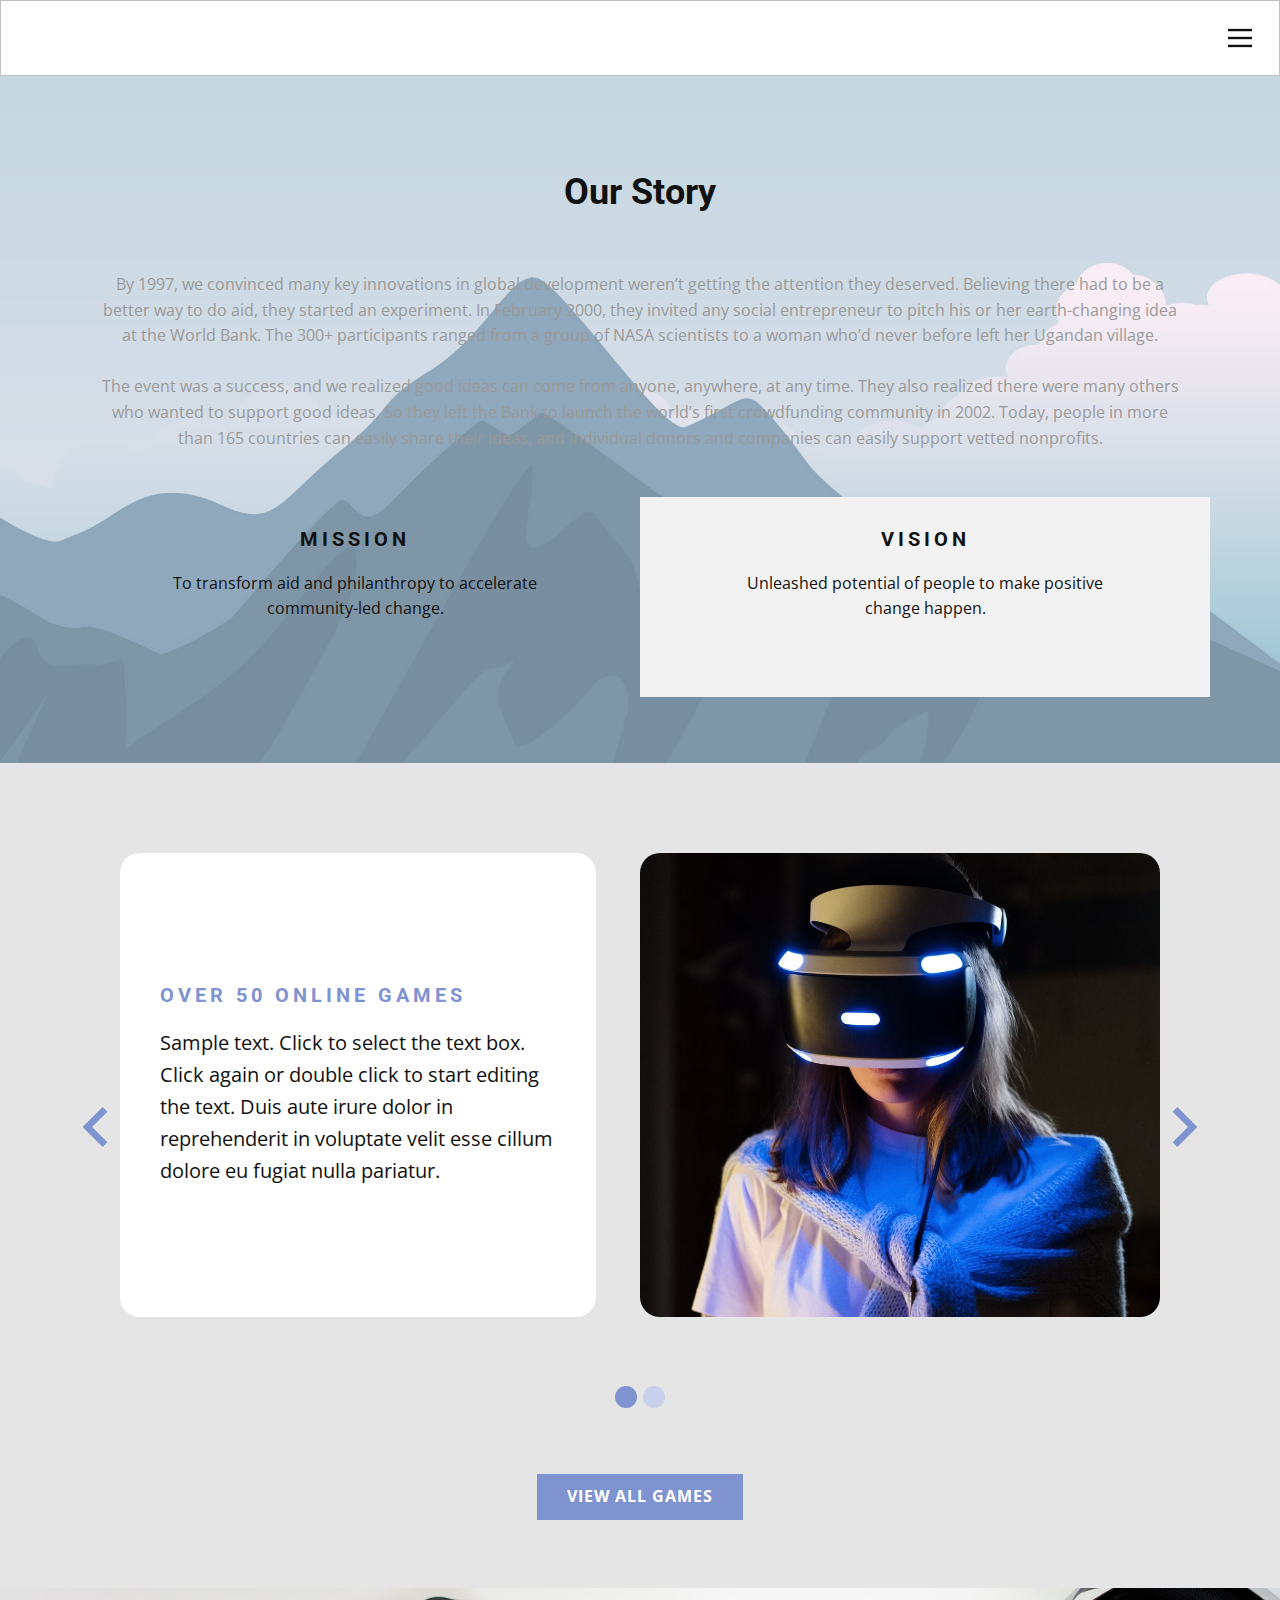
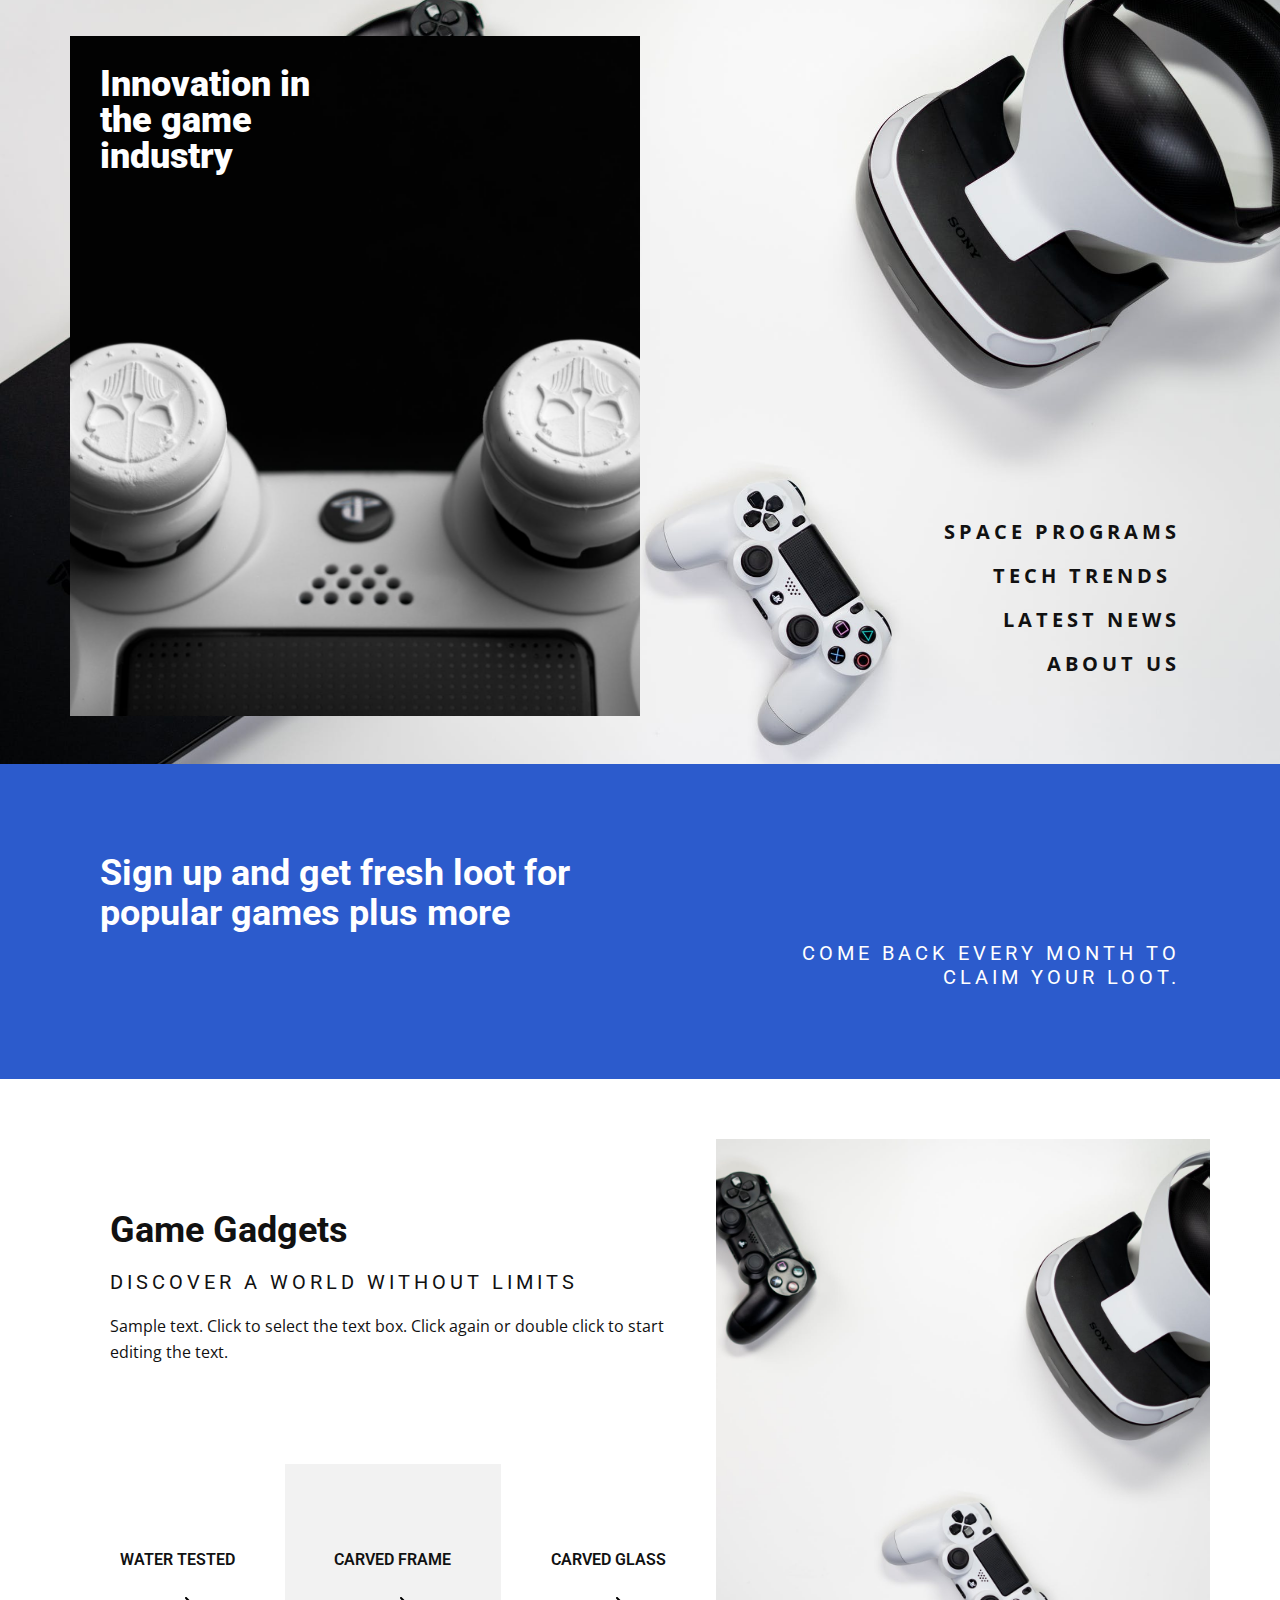
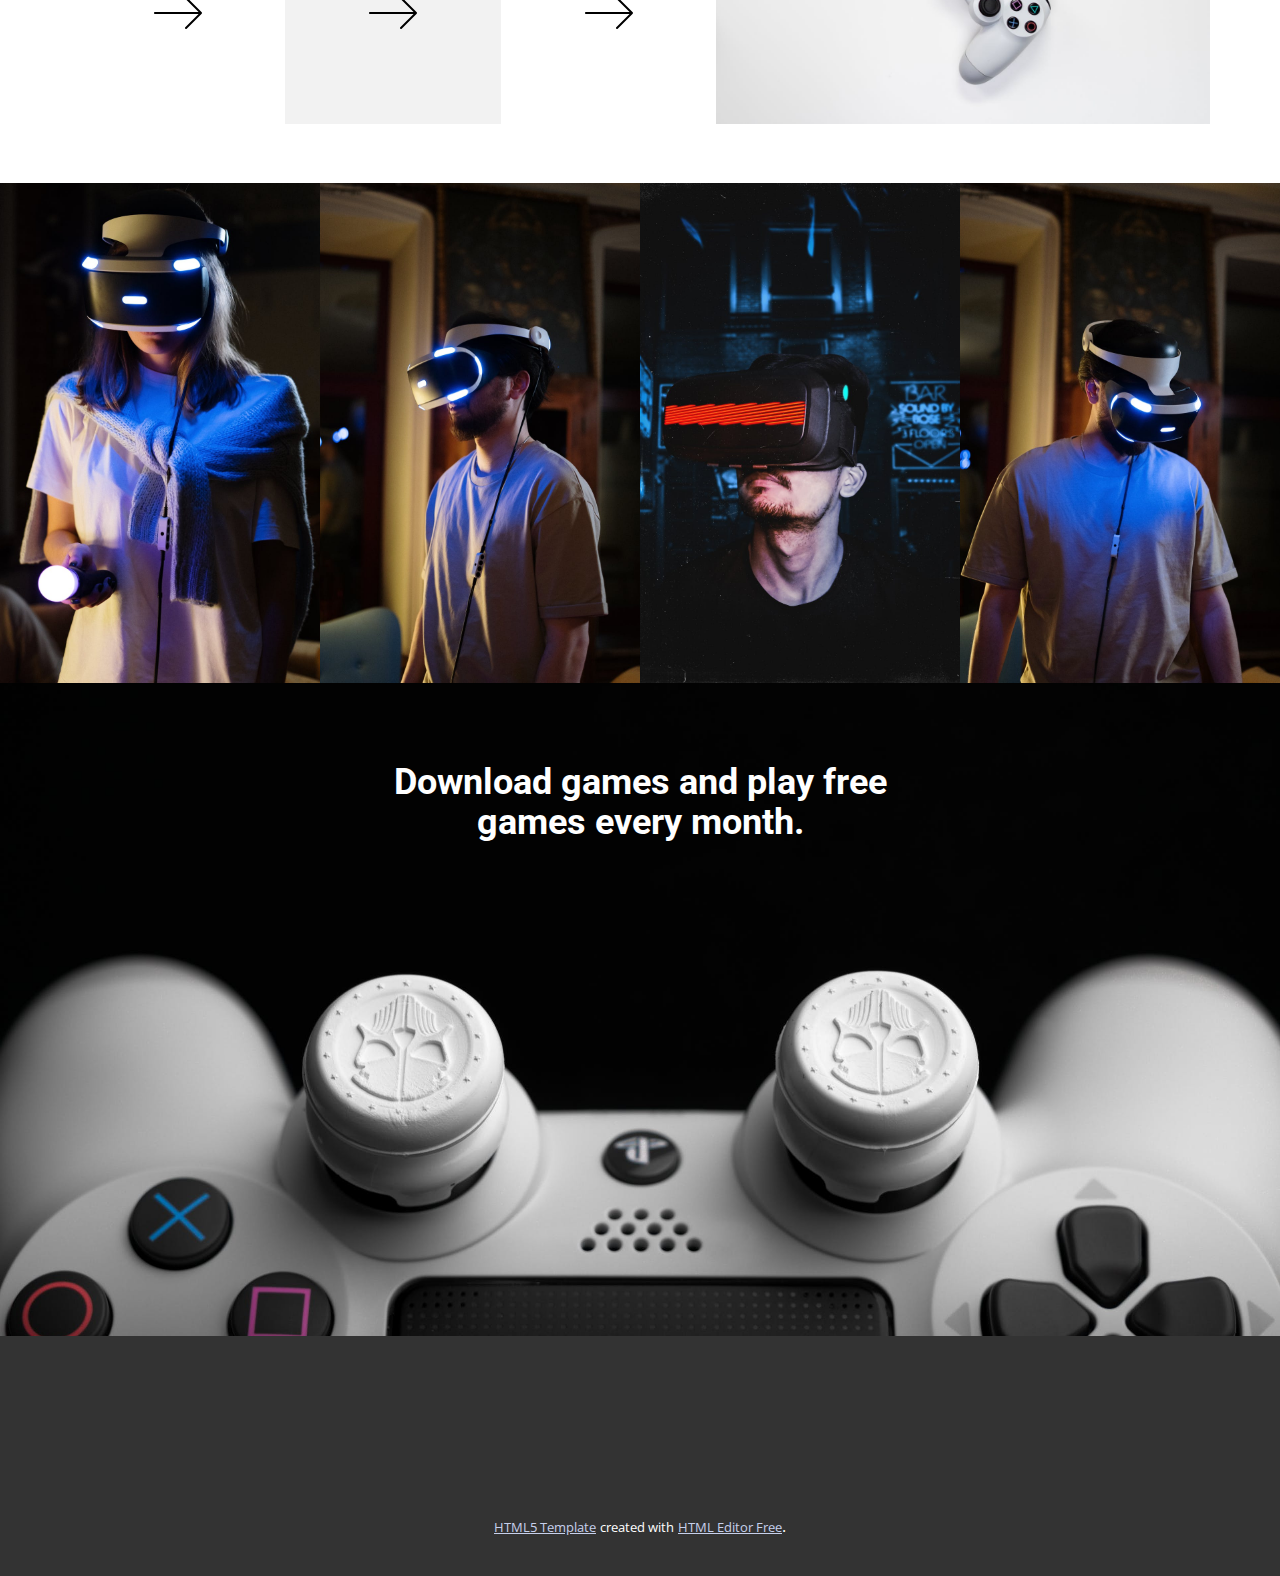
<file: index.html>
<!DOCTYPE html>
<html style="font-size: 16px;">
  <head>
    <meta name="viewport" content="width=device-width, initial-scale=1.0">
    <meta charset="utf-8">
    <meta name="keywords" content="Sign up and get fresh loot for popular games plus more, Our Story, Innovation in the gameindustry, Sign up and get fresh loot for popular games plus more, Game Gadgets, Download games and play free games every month.">
    <meta name="description" content="">
    <meta name="page_type" content="np-template-header-footer-from-plugin">
    <title>Strona Główna</title>
    <link rel="stylesheet" href="nicepage.css" media="screen">
<link rel="stylesheet" href="Strona-Główna.css" media="screen">
    <script class="u-script" type="text/javascript" src="jquery.js" defer=""></script>
    <script class="u-script" type="text/javascript" src="nicepage.js" defer=""></script>
    <meta name="generator" content="Nicepage 3.10.2, nicepage.com">
    <link id="u-theme-google-font" rel="stylesheet" href="https://fonts.googleapis.com/css?family=Roboto:100,100i,300,300i,400,400i,500,500i,700,700i,900,900i|Open+Sans:300,300i,400,400i,600,600i,700,700i,800,800i">
    
    
    
    
    
    
    
    
    <script type="application/ld+json">{
		"@context": "http://schema.org",
		"@type": "Organization",
		"name": "",
		"url": "index.html"
}</script>
    <meta property="og:title" content="Strona Główna">
    <meta property="og:type" content="website">
    <meta name="theme-color" content="#7f93d0">
    <link rel="canonical" href="index.html">
    <meta property="og:url" content="index.html">
  </head>
  <body data-home-page="Strona-Główna.html" data-home-page-title="Strona Główna" class="u-body"><header class="u-align-center-xs u-border-1 u-border-grey-25 u-clearfix u-header u-header" id="sec-d471"><div class="u-clearfix u-sheet u-sheet-1">
        <nav class="u-align-left u-menu u-menu-dropdown u-nav-spacing-25 u-offcanvas u-menu-1" data-responsive-from="XL">
          <div class="menu-collapse">
            <a class="u-button-style u-nav-link" href="#" style="padding: 4px 0px; font-size: calc(1em + 8px);">
              <svg class="u-svg-link" preserveAspectRatio="xMidYMin slice" viewBox="0 0 302 302" style=""><use xmlns:xlink="http://www.w3.org/1999/xlink" xlink:href="#svg-7b92"></use></svg>
              <svg xmlns="http://www.w3.org/2000/svg" xmlns:xlink="http://www.w3.org/1999/xlink" version="1.1" id="svg-7b92" x="0px" y="0px" viewBox="0 0 302 302" style="enable-background:new 0 0 302 302;" xml:space="preserve" class="u-svg-content"><g><rect y="36" width="302" height="30"></rect><rect y="236" width="302" height="30"></rect><rect y="136" width="302" height="30"></rect>
</g><g></g><g></g><g></g><g></g><g></g><g></g><g></g><g></g><g></g><g></g><g></g><g></g><g></g><g></g><g></g></svg>
            </a>
          </div>
          <div class="u-custom-menu u-nav-container">
            <ul class="u-nav u-unstyled u-nav-1"><li class="u-nav-item"><a class="u-button-style u-nav-link u-text-active-palette-1-base u-text-hover-palette-2-base" href="Strona-Główna.html" style="padding: 10px 20px;">Strona Główna</a>
</li><li class="u-nav-item"><a class="u-button-style u-nav-link u-text-active-palette-1-base u-text-hover-palette-2-base" href="About.html" style="padding: 10px 20px;">O nas</a>
</li><li class="u-nav-item"><a class="u-button-style u-nav-link u-text-active-palette-1-base u-text-hover-palette-2-base" href="Home.html" style="padding: 10px 20px;">Galeria</a>
</li><li class="u-nav-item"><a class="u-button-style u-nav-link u-text-active-palette-1-base u-text-hover-palette-2-base" href="Contact.html" style="padding: 10px 20px;">Kontakt</a>
</li></ul>
          </div>
          <div class="u-custom-menu u-nav-container-collapse">
            <div class="u-align-center u-black u-container-style u-inner-container-layout u-opacity u-opacity-95 u-sidenav">
              <div class="u-sidenav-overflow">
                <div class="u-menu-close"></div>
                <ul class="u-align-center u-nav u-popupmenu-items u-unstyled u-nav-2"><li class="u-nav-item"><a class="u-button-style u-nav-link" href="Strona-Główna.html" style="padding: 10px 20px;">Strona Główna</a>
</li><li class="u-nav-item"><a class="u-button-style u-nav-link" href="About.html" style="padding: 10px 20px;">O nas</a>
</li><li class="u-nav-item"><a class="u-button-style u-nav-link" href="Home.html" style="padding: 10px 20px;">Galeria</a>
</li><li class="u-nav-item"><a class="u-button-style u-nav-link" href="Contact.html" style="padding: 10px 20px;">Kontakt</a>
</li></ul>
              </div>
            </div>
            <div class="u-black u-menu-overlay u-opacity u-opacity-70"></div>
          </div>
        </nav>
      </div></header>
    <section class="skrollable u-clearfix u-image u-section-1" id="carousel_9569" data-image-width="2000" data-image-height="1333">
      <div class="u-clearfix u-sheet u-valign-middle u-sheet-1">
        <div class="u-clearfix u-expanded-width u-layout-wrap u-layout-wrap-1">
          <div class="u-layout">
            <div class="u-layout-col">
              <div class="u-size-30">
                <div class="u-layout-col">
                  <div class="u-align-center u-container-style u-layout-cell u-size-60 u-layout-cell-1">
                    <div class="u-container-layout u-container-layout-1">
                      <h2 class="u-text u-text-1">Our Story</h2>
                      <p class="u-text u-text-grey-40 u-text-2">By 1997, we convinced many key innovations in global development weren’t getting the attention they deserved. Believing there had to be a better way to do aid, they started an experiment. In February 2000, they invited any social entrepreneur to pitch his or her earth-changing idea at the World Bank. The 300+ participants ranged from a group of NASA scientists to a woman who’d never before left her Ugandan village. <br>
                        <br>The event was a success, and we realized good ideas can come from anyone, anywhere, at any time. They also realized there were many others who wanted to support good ideas. So they left the Bank to launch the world’s first crowdfunding community in 2002. Today, people in more than 165 countries can easily share their ideas, and individual donors and companies can easily support vetted nonprofits.
                      </p>
                    </div>
                  </div>
                </div>
              </div>
              <div class="u-size-30">
                <div class="u-layout-row">
                  <div class="u-align-center u-container-style u-layout-cell u-size-30 u-layout-cell-2">
                    <div class="u-container-layout u-container-layout-2">
                      <h5 class="u-text u-text-3">mission</h5>
                      <p class="u-text u-text-4">To transform aid and philanthropy to accelerate community-led change.</p>
                    </div>
                  </div>
                  <div class="u-align-center u-container-style u-grey-5 u-layout-cell u-size-30 u-layout-cell-3">
                    <div class="u-container-layout u-container-layout-3">
                      <h5 class="u-text u-text-5">vision</h5>
                      <p class="u-text u-text-6">Unleashed potential of people to make positive change happen.</p>
                    </div>
                  </div>
                </div>
              </div>
            </div>
          </div>
        </div>
      </div>
    </section>
    <section class="u-clearfix u-grey-10 u-section-2" id="carousel_a71d">
      <div class="u-clearfix u-sheet u-valign-middle-md u-valign-middle-sm u-valign-middle-xs u-sheet-1">
        <div id="carousel-8d1d" data-interval="5000" data-u-ride="carousel" class="u-carousel u-expanded-width u-slider u-slider-1">
          <ol class="u-absolute-hcenter u-carousel-indicators u-carousel-indicators-1">
            <li data-u-target="#carousel-8d1d" class="u-active u-active-palette-1-base u-hover-palette-1-base u-palette-1-light-2 u-shape-circle" data-u-slide-to="0" style="width: 22px; height: 22px;"></li>
            <li data-u-target="#carousel-8d1d" class="u-active-palette-1-base u-hover-palette-1-base u-palette-1-light-2 u-shape-circle" data-u-slide-to="1" style="width: 22px; height: 22px;"></li>
          </ol>
          <div class="u-carousel-inner" role="listbox">
            <div class="u-active u-carousel-item u-container-style u-slide">
              <div class="u-container-layout u-container-layout-1">
                <div class="u-align-center-md u-align-center-sm u-align-center-xs u-align-left-lg u-align-left-xl u-container-style u-expanded-width-md u-expanded-width-sm u-expanded-width-xs u-group u-radius-20 u-shape-round u-white u-group-1">
                  <div class="u-container-layout u-valign-middle u-container-layout-2">
                    <h3 class="u-text u-text-palette-1-base u-text-1">Over 50 online games</h3>
                    <p class="u-text u-text-2">Sample text. Click to select the text box. Click again or double click to start editing the text.&nbsp;Duis aute irure dolor in reprehenderit in voluptate velit esse cillum dolore eu fugiat nulla pariatur.&nbsp;</p>
                  </div>
                </div>
                <img src="images/pexels-photo-4009626.jpeg" alt="" class="u-expanded-width-md u-expanded-width-sm u-expanded-width-xs u-image u-image-round u-radius-20 u-image-1" data-image-width="1000" data-image-height="1500">
              </div>
            </div>
            <div class="u-carousel-item u-container-style u-expanded-width u-slide">
              <div class="u-container-layout u-container-layout-3">
                <div class="u-align-center-md u-align-center-sm u-align-center-xs u-align-left-lg u-align-left-xl u-container-style u-expanded-width-md u-expanded-width-sm u-expanded-width-xs u-group u-radius-20 u-shape-round u-white u-group-2">
                  <div class="u-container-layout u-valign-middle u-container-layout-4">
                    <h3 class="u-text u-text-palette-1-base u-text-3">Free games included with Prime, yours to keep forever</h3>
                    <p class="u-text u-text-4">Sample text. Click to select the text box. Click again or double click to start editing the text.&nbsp;Duis aute irure dolor in reprehenderit in voluptate velit esse cillum dolore eu fugiat nulla pariatur.&nbsp;</p>
                  </div>
                </div>
                <img src="images/pexels-photo-4009589.jpeg" alt="" class="u-expanded-width-md u-expanded-width-sm u-expanded-width-xs u-image u-image-round u-radius-20 u-image-2" data-image-width="1000" data-image-height="1500">
              </div>
            </div>
          </div>
          <a class="u-absolute-vcenter u-carousel-control u-carousel-control-prev u-spacing-5 u-text-palette-1-base u-carousel-control-1" href="#carousel-8d1d" role="button" data-u-slide="prev">
            <span aria-hidden="true">
              <svg viewBox="0 0 256 256"><g><polygon points="207.093,30.187 176.907,0 48.907,128 176.907,256 207.093,225.813 109.28,128"></polygon>
</g></svg>
            </span>
            <span class="sr-only">
              <svg viewBox="0 0 256 256"><g><polygon points="207.093,30.187 176.907,0 48.907,128 176.907,256 207.093,225.813 109.28,128"></polygon>
</g></svg>
            </span>
          </a>
          <a class="u-absolute-vcenter u-carousel-control u-carousel-control-next u-spacing-5 u-text-palette-1-base u-carousel-control-2" href="#carousel-8d1d" role="button" data-u-slide="next">
            <span aria-hidden="true">
              <svg viewBox="0 0 306 306"><g id="chevron-right"><polygon points="94.35,0 58.65,35.7 175.95,153 58.65,270.3 94.35,306 247.35,153"></polygon>
</g></svg>
            </span>
            <span class="sr-only">
              <svg viewBox="0 0 306 306"><g id="chevron-right"><polygon points="94.35,0 58.65,35.7 175.95,153 58.65,270.3 94.35,306 247.35,153"></polygon>
</g></svg>
            </span>
          </a>
        </div>
        <a href="#" class="u-align-center u-btn u-button-style u-hover-white u-palette-1-base u-btn-1">view all games</a>
      </div>
    </section>
    <section class="u-clearfix u-image u-section-3" src="" id="carousel_d9f7" data-image-width="2250" data-image-height="1500">
      <div class="u-clearfix u-sheet u-sheet-1">
        <div class="u-clearfix u-expanded-width u-layout-wrap u-layout-wrap-1">
          <div class="u-layout">
            <div class="u-layout-row">
              <div class="u-align-right u-container-style u-image u-layout-cell u-right-cell u-size-30 u-image-1" data-image-width="2520" data-image-height="1418">
                <div class="u-container-layout u-valign-top-md u-container-layout-1">
                  <h2 class="u-align-left u-text u-text-body-alt-color u-text-1">Innovation in the game<br>industry
                  </h2>
                </div>
              </div>
              <div class="u-container-style u-layout-cell u-left-cell u-size-30 u-layout-cell-2">
                <div class="u-container-layout u-valign-bottom-lg u-valign-bottom-md u-valign-bottom-sm u-valign-bottom-xs u-container-layout-2">
                  <p class="u-align-right u-text u-text-2">space programs<br>Tech Trends&nbsp;<br>Latest news<br>About Us<br>
                  </p>
                </div>
              </div>
            </div>
          </div>
        </div>
      </div>
    </section>
    <section class="u-clearfix u-palette-4-base u-section-4" id="carousel_a4a0">
      <div class="u-clearfix u-sheet u-valign-middle u-sheet-1">
        <div class="u-clearfix u-expanded-width u-layout-wrap u-layout-wrap-1">
          <div class="u-layout">
            <div class="u-layout-row">
              <div class="u-container-style u-layout-cell u-size-33-lg u-size-33-md u-size-33-sm u-size-33-xs u-size-36-xl u-layout-cell-1">
                <div class="u-container-layout u-valign-top-lg u-valign-top-md u-valign-top-sm u-valign-top-xs u-container-layout-1">
                  <h2 class="u-text u-text-1">Sign up and get fresh loot for popular games plus more</h2>
                </div>
              </div>
              <div class="u-align-right u-container-style u-layout-cell u-size-24-xl u-size-27-lg u-size-27-md u-size-27-sm u-size-27-xs u-layout-cell-2">
                <div class="u-container-layout u-valign-bottom-lg u-valign-bottom-md u-valign-bottom-xl u-container-layout-2">
                  <h5 class="u-text u-text-2">Come back every month to claim your loot.<br>
                  </h5>
                </div>
              </div>
            </div>
          </div>
        </div>
      </div>
    </section>
    <section class="u-align-center u-clearfix u-section-5" id="carousel_4ec1">
      <div class="u-clearfix u-sheet u-valign-middle u-sheet-1">
        <div class="u-clearfix u-expanded-width u-layout-wrap u-layout-wrap-1">
          <div class="u-gutter-0 u-layout">
            <div class="u-layout-row">
              <div class="u-size-34 u-size-60-md">
                <div class="u-layout-col">
                  <div class="u-size-40">
                    <div class="u-layout-row">
                      <div class="u-align-left u-container-style u-layout-cell u-left-cell u-size-60 u-layout-cell-1">
                        <div class="u-container-layout u-valign-top-xs u-container-layout-1">
                          <h2 class="u-text u-text-1">Game Gadgets</h2>
                          <h5 class="u-text u-text-2">Discover a world without limits</h5>
                          <p class="u-text u-text-3">Sample text. Click to select the text box. Click again or double click to start editing the text.</p>
                        </div>
                      </div>
                    </div>
                  </div>
                  <div class="u-size-20">
                    <div class="u-layout-row">
                      <div class="u-container-style u-layout-cell u-left-cell u-size-20 u-layout-cell-2">
                        <div class="u-container-layout u-valign-middle u-container-layout-2">
                          <h5 class="u-align-center u-text u-text-4">Water Tested</h5><span class="u-icon u-icon-circle u-text-black u-icon-1"><svg class="u-svg-link" preserveAspectRatio="xMidYMin slice" viewBox="0 0 512 512" style=""><use xmlns:xlink="http://www.w3.org/1999/xlink" xlink:href="#svg-c888"></use></svg><svg xmlns="http://www.w3.org/2000/svg" xmlns:xlink="http://www.w3.org/1999/xlink" version="1.1" xml:space="preserve" class="u-svg-content" viewBox="0 0 512 512" x="0px" y="0px" id="svg-c888" style="enable-background:new 0 0 512 512;"><g><g><path d="M508.875,248.458l-160-160c-4.167-4.167-10.917-4.167-15.083,0c-4.167,4.167-4.167,10.917,0,15.083l141.792,141.792    H10.667C4.771,245.333,0,250.104,0,256s4.771,10.667,10.667,10.667h464.917L333.792,408.458c-4.167,4.167-4.167,10.917,0,15.083    c2.083,2.083,4.813,3.125,7.542,3.125c2.729,0,5.458-1.042,7.542-3.125l160-160C513.042,259.375,513.042,252.625,508.875,248.458z    "></path>
</g>
</g></svg></span>
                        </div>
                      </div>
                      <div class="u-align-center-lg u-align-center-md u-align-center-sm u-align-center-xs u-container-style u-grey-5 u-layout-cell u-size-20 u-layout-cell-3">
                        <div class="u-container-layout u-valign-middle u-container-layout-3">
                          <h5 class="u-align-center-xl u-text u-text-5">Carved Frame</h5><span class="u-align-left u-icon u-icon-circle u-text-black u-icon-2"><svg class="u-svg-link" preserveAspectRatio="xMidYMin slice" viewBox="0 0 512 512" style=""><use xmlns:xlink="http://www.w3.org/1999/xlink" xlink:href="#svg-c888"></use></svg><svg xmlns="http://www.w3.org/2000/svg" xmlns:xlink="http://www.w3.org/1999/xlink" version="1.1" xml:space="preserve" class="u-svg-content" viewBox="0 0 512 512" x="0px" y="0px" id="svg-c888" style="enable-background:new 0 0 512 512;"><g><g><path d="M508.875,248.458l-160-160c-4.167-4.167-10.917-4.167-15.083,0c-4.167,4.167-4.167,10.917,0,15.083l141.792,141.792    H10.667C4.771,245.333,0,250.104,0,256s4.771,10.667,10.667,10.667h464.917L333.792,408.458c-4.167,4.167-4.167,10.917,0,15.083    c2.083,2.083,4.813,3.125,7.542,3.125c2.729,0,5.458-1.042,7.542-3.125l160-160C513.042,259.375,513.042,252.625,508.875,248.458z    "></path>
</g>
</g></svg></span>
                        </div>
                      </div>
                      <div class="u-align-center-sm u-align-center-xs u-container-style u-layout-cell u-size-20 u-layout-cell-4">
                        <div class="u-container-layout u-valign-middle u-container-layout-4">
                          <h5 class="u-align-center u-text u-text-6">Carved Glass</h5><span class="u-icon u-icon-circle u-text-black u-icon-3"><svg class="u-svg-link" preserveAspectRatio="xMidYMin slice" viewBox="0 0 512 512" style=""><use xmlns:xlink="http://www.w3.org/1999/xlink" xlink:href="#svg-c888"></use></svg><svg xmlns="http://www.w3.org/2000/svg" xmlns:xlink="http://www.w3.org/1999/xlink" version="1.1" xml:space="preserve" class="u-svg-content" viewBox="0 0 512 512" x="0px" y="0px" id="svg-c888" style="enable-background:new 0 0 512 512;"><g><g><path d="M508.875,248.458l-160-160c-4.167-4.167-10.917-4.167-15.083,0c-4.167,4.167-4.167,10.917,0,15.083l141.792,141.792    H10.667C4.771,245.333,0,250.104,0,256s4.771,10.667,10.667,10.667h464.917L333.792,408.458c-4.167,4.167-4.167,10.917,0,15.083    c2.083,2.083,4.813,3.125,7.542,3.125c2.729,0,5.458-1.042,7.542-3.125l160-160C513.042,259.375,513.042,252.625,508.875,248.458z    "></path>
</g>
</g></svg></span>
                        </div>
                      </div>
                    </div>
                  </div>
                </div>
              </div>
              <div class="u-size-26 u-size-60-md">
                <div class="u-layout-row">
                  <div class="u-container-style u-image u-layout-cell u-right-cell u-size-60 u-image-1" data-image-width="2250" data-image-height="1500">
                    <div class="u-container-layout u-valign-bottom u-container-layout-5"></div>
                  </div>
                </div>
              </div>
            </div>
          </div>
        </div>
      </div>
    </section>
    <section class="u-clearfix u-section-6" id="carousel_0665">
      <div class="u-expanded-width u-gallery u-layout-grid u-lightbox u-no-transition u-show-text-on-hover u-gallery-1">
        <div class="u-gallery-inner u-gallery-inner-1">
          <div class="u-effect-fade u-gallery-item">
            <div class="u-back-slide" data-image-width="1000" data-image-height="1500">
              <img class="u-back-image u-expanded" src="images/pexels-photo-4009626.jpeg">
            </div>
            <div class="u-over-slide u-shading u-over-slide-1">
              <h3 class="u-gallery-heading"></h3>
              <p class="u-gallery-text"></p>
            </div>
          </div>
          <div class="u-effect-fade u-gallery-item">
            <div class="u-back-slide" data-image-width="1000" data-image-height="1500">
              <img class="u-back-image u-expanded" src="images/pexels-photo-4009589.jpeg">
            </div>
            <div class="u-over-slide u-shading u-over-slide-2">
              <h3 class="u-gallery-heading"></h3>
              <p class="u-gallery-text"></p>
            </div>
          </div>
          <div class="u-effect-fade u-gallery-item">
            <div class="u-back-slide" data-image-width="1095" data-image-height="1500">
              <img class="u-back-image u-expanded" src="images/pexels-photo-2007647.jpeg">
            </div>
            <div class="u-over-slide u-shading u-over-slide-3">
              <h3 class="u-gallery-heading"></h3>
              <p class="u-gallery-text"></p>
            </div>
          </div>
          <div class="u-effect-fade u-gallery-item">
            <div class="u-back-slide" data-image-width="1000" data-image-height="1500">
              <img class="u-back-image u-expanded" src="images/pexels-photo-4009599.jpeg">
            </div>
            <div class="u-over-slide u-shading u-over-slide-4">
              <h3 class="u-gallery-heading"></h3>
              <p class="u-gallery-text"></p>
            </div>
          </div>
        </div>
      </div>
    </section>
    <section class="u-align-center u-clearfix u-image u-section-7" id="carousel_492b" data-image-width="2520" data-image-height="1418">
      <div class="u-clearfix u-sheet u-sheet-1">
        <h2 class="u-text u-text-body-alt-color u-text-1">Download games and play free games every month.</h2>
      </div>
    </section>
    
    
    <footer class="u-align-left u-clearfix u-footer u-grey-80 u-footer" id="sec-b163"><div class="u-clearfix u-sheet u-sheet-1"></div></footer>
    <section class="u-backlink u-clearfix u-grey-80">
      <a class="u-link" href="https://nicepage.com/html5-template" target="_blank">
        <span>HTML5 Template</span>
      </a>
      <p class="u-text">
        <span>created with</span>
      </p>
      <a class="u-link" href="https://nicepage.com/html-website-builder" target="_blank">
        <span>HTML Editor Free</span>
      </a>. 
    </section>
  </body>
</html>
</file>
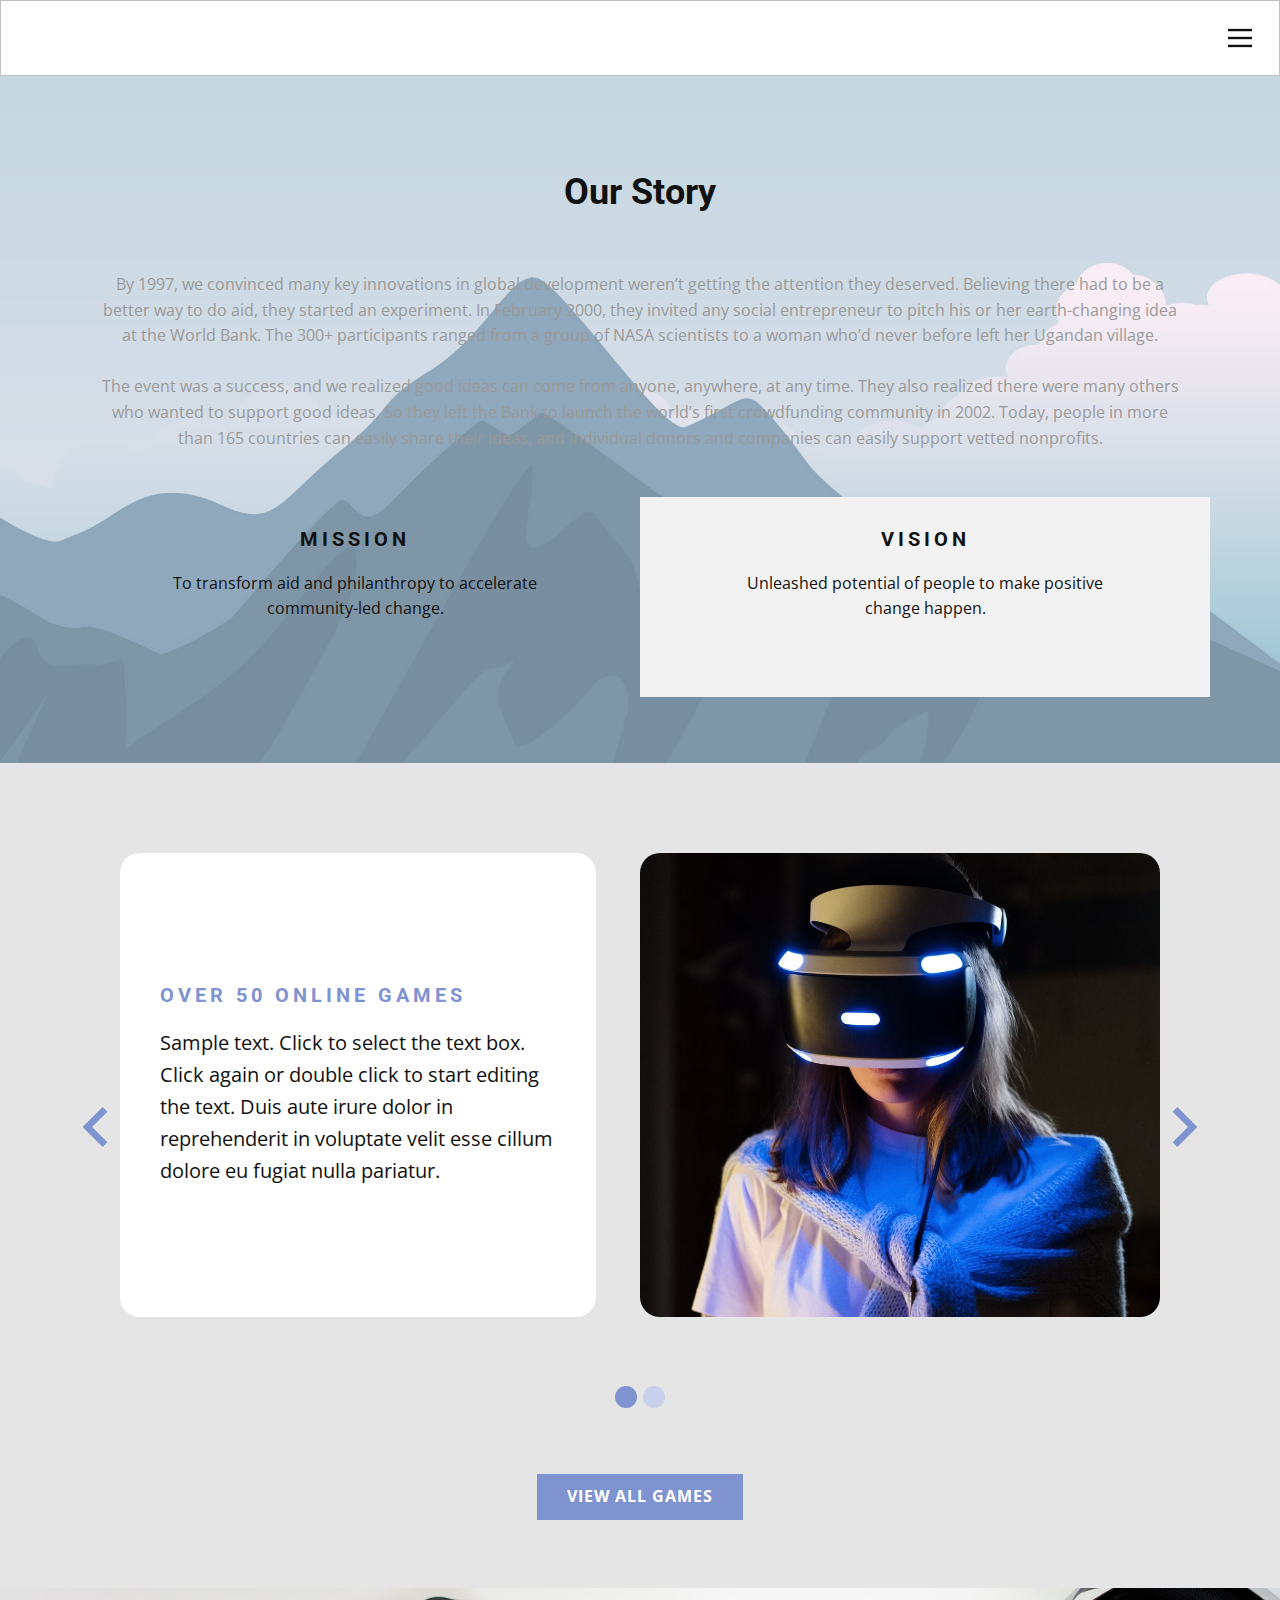
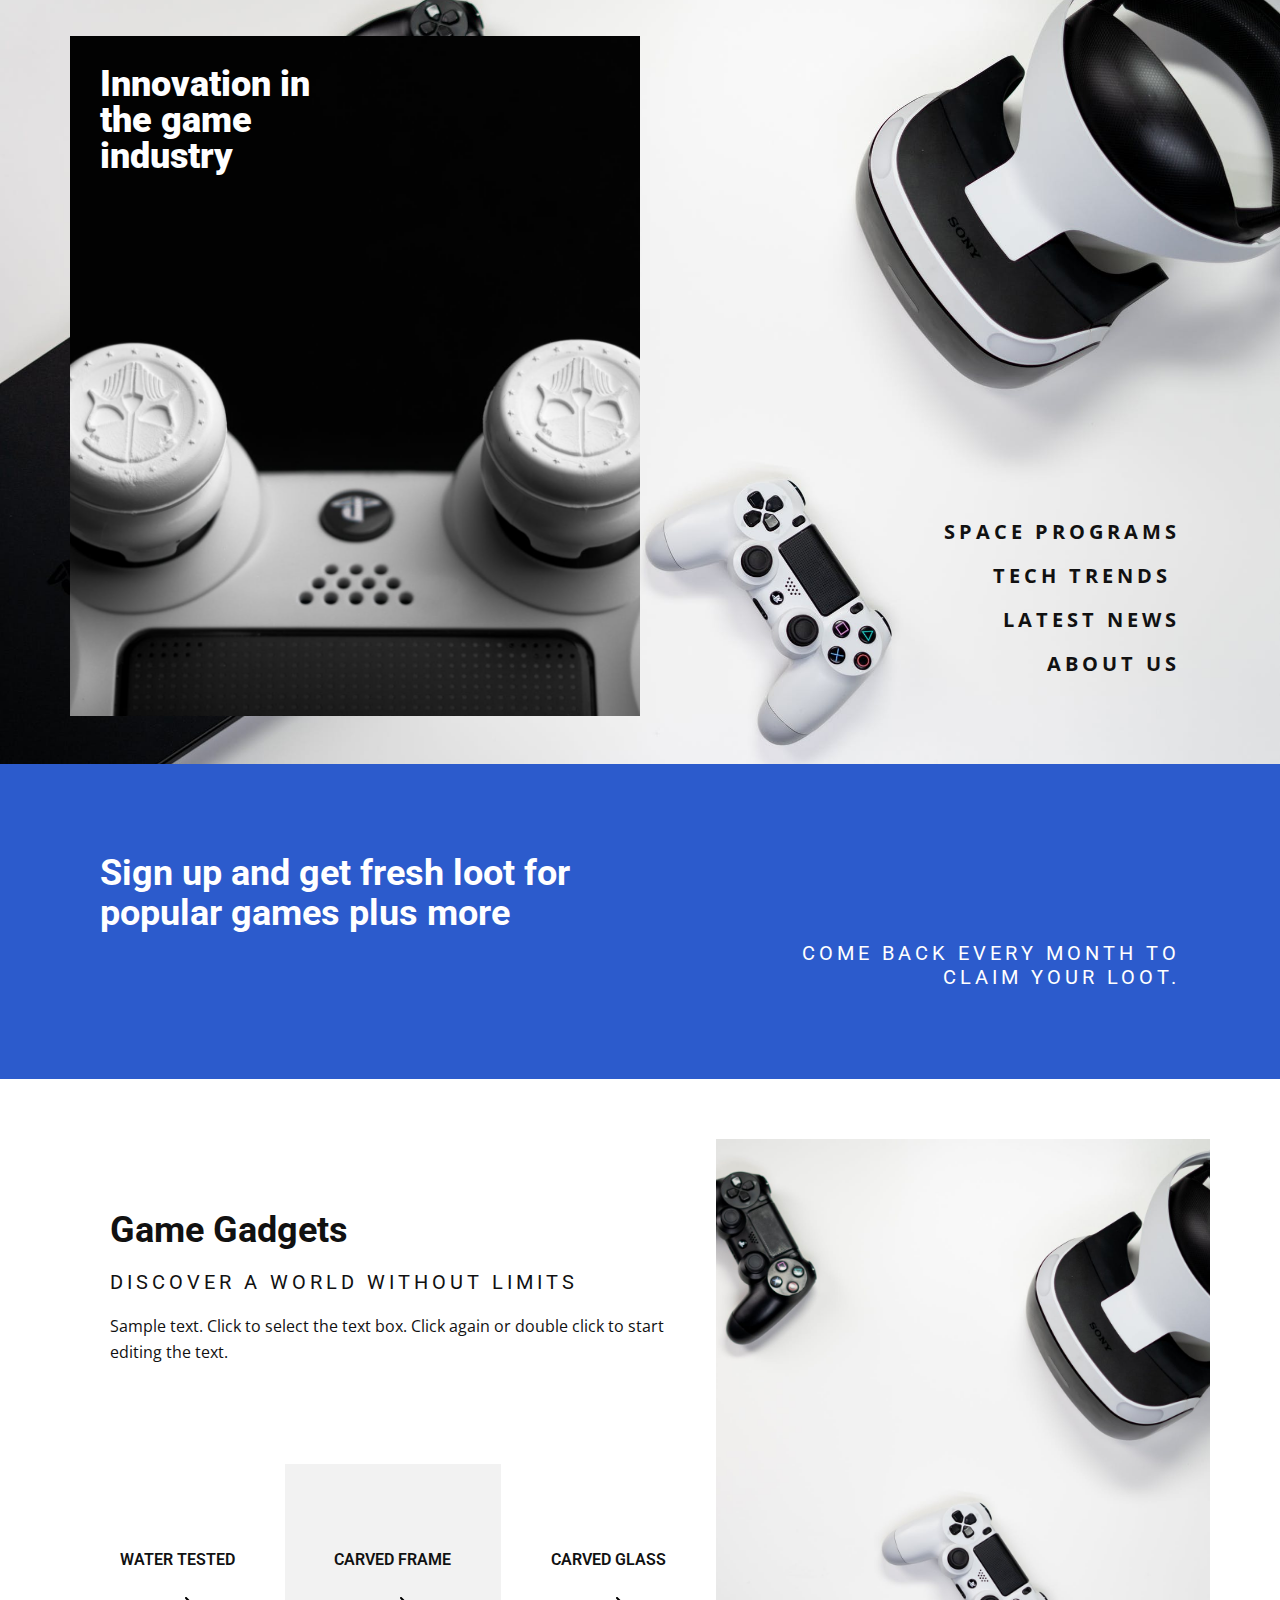
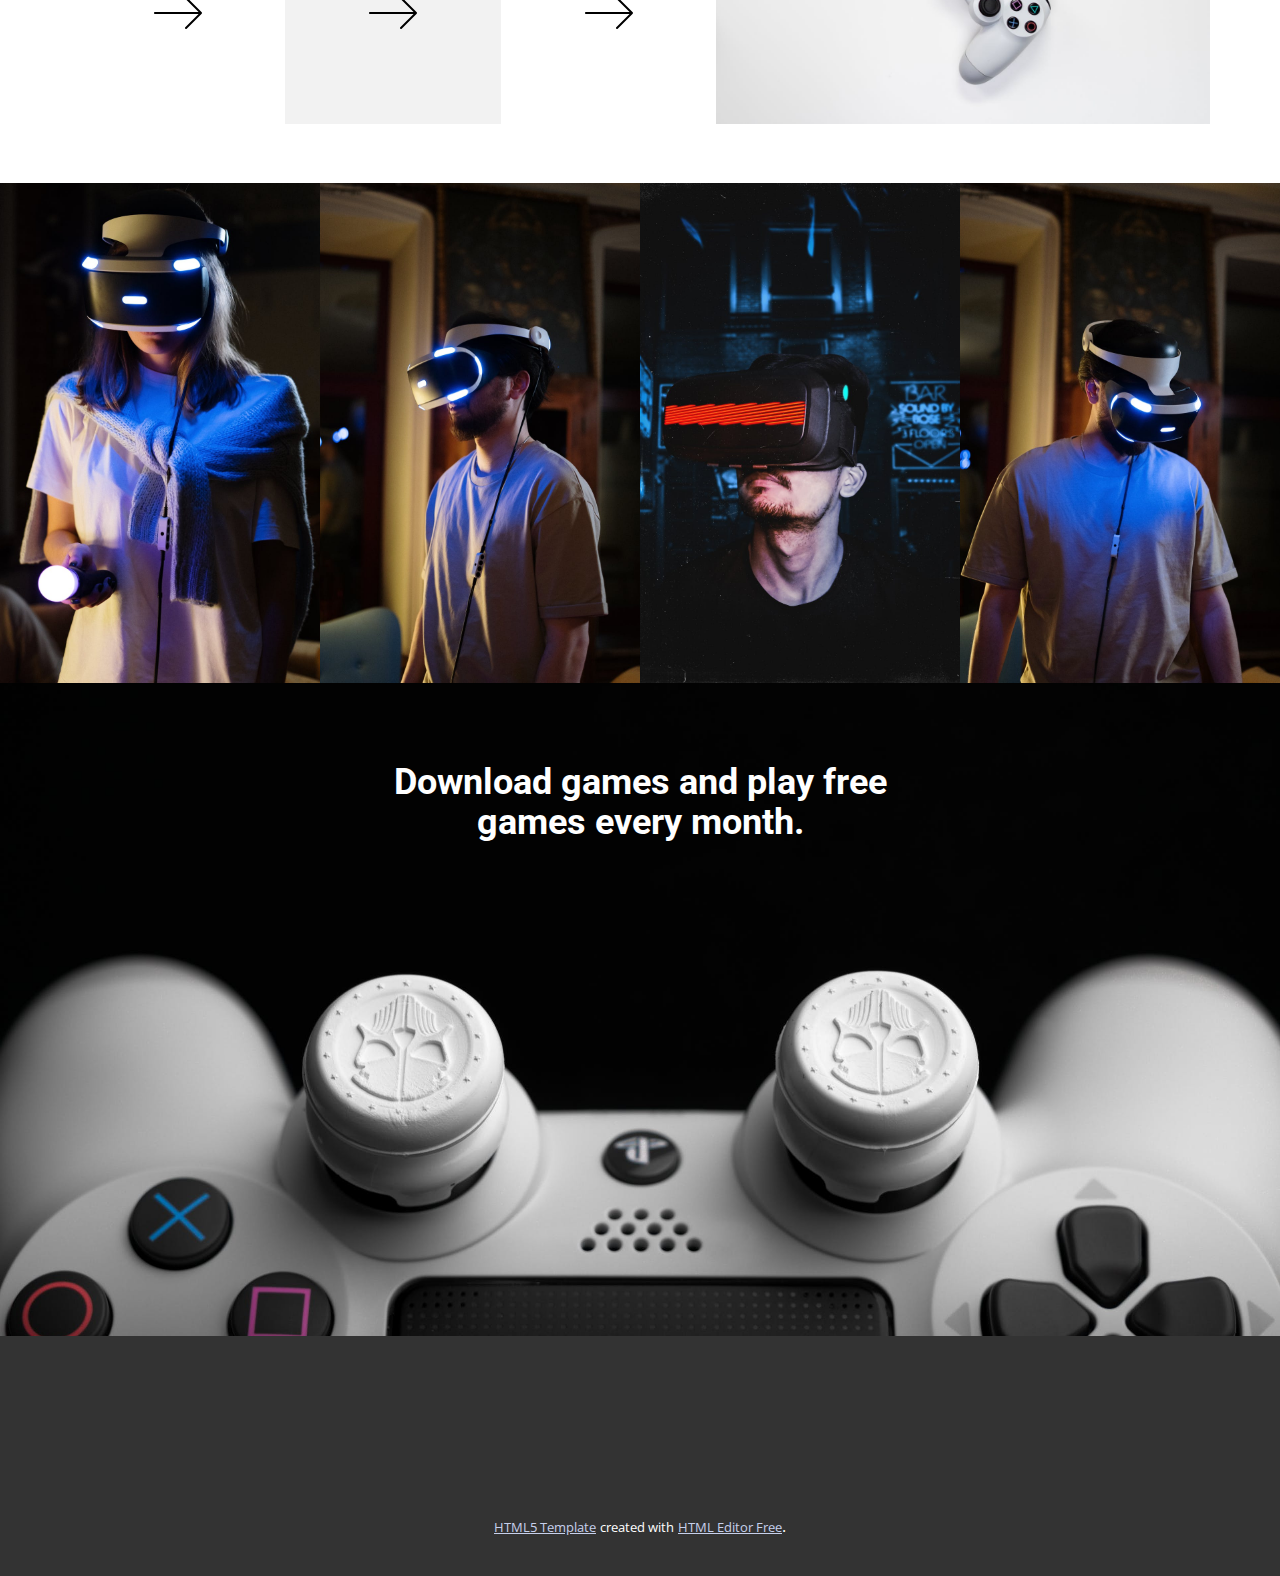
<file: Strona-Główna.html>
<!DOCTYPE html>
<html style="font-size: 16px;">
  <head>
    <meta name="viewport" content="width=device-width, initial-scale=1.0">
    <meta charset="utf-8">
    <meta name="keywords" content="Sign up and get fresh loot for popular games plus more, Our Story, Innovation in the gameindustry, Sign up and get fresh loot for popular games plus more, Game Gadgets, Download games and play free games every month.">
    <meta name="description" content="">
    <meta name="page_type" content="np-template-header-footer-from-plugin">
    <title>Strona Główna</title>
    <link rel="stylesheet" href="nicepage.css" media="screen">
<link rel="stylesheet" href="Strona-Główna.css" media="screen">
    <script class="u-script" type="text/javascript" src="jquery.js" defer=""></script>
    <script class="u-script" type="text/javascript" src="nicepage.js" defer=""></script>
    <meta name="generator" content="Nicepage 3.10.2, nicepage.com">
    <link id="u-theme-google-font" rel="stylesheet" href="https://fonts.googleapis.com/css?family=Roboto:100,100i,300,300i,400,400i,500,500i,700,700i,900,900i|Open+Sans:300,300i,400,400i,600,600i,700,700i,800,800i">
    
    
    
    
    
    
    
    
    <script type="application/ld+json">{
		"@context": "http://schema.org",
		"@type": "Organization",
		"name": "",
		"url": "index.html"
}</script>
    <meta property="og:title" content="Strona Główna">
    <meta property="og:type" content="website">
    <meta name="theme-color" content="#7f93d0">
    <link rel="canonical" href="index.html">
    <meta property="og:url" content="index.html">
  </head>
  <body class="u-body"><header class="u-align-center-xs u-border-1 u-border-grey-25 u-clearfix u-header u-header" id="sec-d471"><div class="u-clearfix u-sheet u-sheet-1">
        <nav class="u-align-left u-menu u-menu-dropdown u-nav-spacing-25 u-offcanvas u-menu-1" data-responsive-from="XL">
          <div class="menu-collapse">
            <a class="u-button-style u-nav-link" href="#" style="padding: 4px 0px; font-size: calc(1em + 8px);">
              <svg class="u-svg-link" preserveAspectRatio="xMidYMin slice" viewBox="0 0 302 302" style=""><use xmlns:xlink="http://www.w3.org/1999/xlink" xlink:href="#svg-7b92"></use></svg>
              <svg xmlns="http://www.w3.org/2000/svg" xmlns:xlink="http://www.w3.org/1999/xlink" version="1.1" id="svg-7b92" x="0px" y="0px" viewBox="0 0 302 302" style="enable-background:new 0 0 302 302;" xml:space="preserve" class="u-svg-content"><g><rect y="36" width="302" height="30"></rect><rect y="236" width="302" height="30"></rect><rect y="136" width="302" height="30"></rect>
</g><g></g><g></g><g></g><g></g><g></g><g></g><g></g><g></g><g></g><g></g><g></g><g></g><g></g><g></g><g></g></svg>
            </a>
          </div>
          <div class="u-custom-menu u-nav-container">
            <ul class="u-nav u-unstyled u-nav-1"><li class="u-nav-item"><a class="u-button-style u-nav-link u-text-active-palette-1-base u-text-hover-palette-2-base" href="Strona-Główna.html" style="padding: 10px 20px;">Strona Główna</a>
</li><li class="u-nav-item"><a class="u-button-style u-nav-link u-text-active-palette-1-base u-text-hover-palette-2-base" href="About.html" style="padding: 10px 20px;">O nas</a>
</li><li class="u-nav-item"><a class="u-button-style u-nav-link u-text-active-palette-1-base u-text-hover-palette-2-base" href="Home.html" style="padding: 10px 20px;">Galeria</a>
</li><li class="u-nav-item"><a class="u-button-style u-nav-link u-text-active-palette-1-base u-text-hover-palette-2-base" href="Contact.html" style="padding: 10px 20px;">Kontakt</a>
</li></ul>
          </div>
          <div class="u-custom-menu u-nav-container-collapse">
            <div class="u-align-center u-black u-container-style u-inner-container-layout u-opacity u-opacity-95 u-sidenav">
              <div class="u-sidenav-overflow">
                <div class="u-menu-close"></div>
                <ul class="u-align-center u-nav u-popupmenu-items u-unstyled u-nav-2"><li class="u-nav-item"><a class="u-button-style u-nav-link" href="Strona-Główna.html" style="padding: 10px 20px;">Strona Główna</a>
</li><li class="u-nav-item"><a class="u-button-style u-nav-link" href="About.html" style="padding: 10px 20px;">O nas</a>
</li><li class="u-nav-item"><a class="u-button-style u-nav-link" href="Home.html" style="padding: 10px 20px;">Galeria</a>
</li><li class="u-nav-item"><a class="u-button-style u-nav-link" href="Contact.html" style="padding: 10px 20px;">Kontakt</a>
</li></ul>
              </div>
            </div>
            <div class="u-black u-menu-overlay u-opacity u-opacity-70"></div>
          </div>
        </nav>
      </div></header>
    <section class="skrollable u-clearfix u-image u-section-1" id="carousel_9569" data-image-width="2000" data-image-height="1333">
      <div class="u-clearfix u-sheet u-valign-middle u-sheet-1">
        <div class="u-clearfix u-expanded-width u-layout-wrap u-layout-wrap-1">
          <div class="u-layout">
            <div class="u-layout-col">
              <div class="u-size-30">
                <div class="u-layout-col">
                  <div class="u-align-center u-container-style u-layout-cell u-size-60 u-layout-cell-1">
                    <div class="u-container-layout u-container-layout-1">
                      <h2 class="u-text u-text-1">Our Story</h2>
                      <p class="u-text u-text-grey-40 u-text-2">By 1997, we convinced many key innovations in global development weren’t getting the attention they deserved. Believing there had to be a better way to do aid, they started an experiment. In February 2000, they invited any social entrepreneur to pitch his or her earth-changing idea at the World Bank. The 300+ participants ranged from a group of NASA scientists to a woman who’d never before left her Ugandan village. <br>
                        <br>The event was a success, and we realized good ideas can come from anyone, anywhere, at any time. They also realized there were many others who wanted to support good ideas. So they left the Bank to launch the world’s first crowdfunding community in 2002. Today, people in more than 165 countries can easily share their ideas, and individual donors and companies can easily support vetted nonprofits.
                      </p>
                    </div>
                  </div>
                </div>
              </div>
              <div class="u-size-30">
                <div class="u-layout-row">
                  <div class="u-align-center u-container-style u-layout-cell u-size-30 u-layout-cell-2">
                    <div class="u-container-layout u-container-layout-2">
                      <h5 class="u-text u-text-3">mission</h5>
                      <p class="u-text u-text-4">To transform aid and philanthropy to accelerate community-led change.</p>
                    </div>
                  </div>
                  <div class="u-align-center u-container-style u-grey-5 u-layout-cell u-size-30 u-layout-cell-3">
                    <div class="u-container-layout u-container-layout-3">
                      <h5 class="u-text u-text-5">vision</h5>
                      <p class="u-text u-text-6">Unleashed potential of people to make positive change happen.</p>
                    </div>
                  </div>
                </div>
              </div>
            </div>
          </div>
        </div>
      </div>
    </section>
    <section class="u-clearfix u-grey-10 u-section-2" id="carousel_a71d">
      <div class="u-clearfix u-sheet u-valign-middle-md u-valign-middle-sm u-valign-middle-xs u-sheet-1">
        <div id="carousel-8d1d" data-interval="5000" data-u-ride="carousel" class="u-carousel u-expanded-width u-slider u-slider-1">
          <ol class="u-absolute-hcenter u-carousel-indicators u-carousel-indicators-1">
            <li data-u-target="#carousel-8d1d" class="u-active u-active-palette-1-base u-hover-palette-1-base u-palette-1-light-2 u-shape-circle" data-u-slide-to="0" style="width: 22px; height: 22px;"></li>
            <li data-u-target="#carousel-8d1d" class="u-active-palette-1-base u-hover-palette-1-base u-palette-1-light-2 u-shape-circle" data-u-slide-to="1" style="width: 22px; height: 22px;"></li>
          </ol>
          <div class="u-carousel-inner" role="listbox">
            <div class="u-active u-carousel-item u-container-style u-slide">
              <div class="u-container-layout u-container-layout-1">
                <div class="u-align-center-md u-align-center-sm u-align-center-xs u-align-left-lg u-align-left-xl u-container-style u-expanded-width-md u-expanded-width-sm u-expanded-width-xs u-group u-radius-20 u-shape-round u-white u-group-1">
                  <div class="u-container-layout u-valign-middle u-container-layout-2">
                    <h3 class="u-text u-text-palette-1-base u-text-1">Over 50 online games</h3>
                    <p class="u-text u-text-2">Sample text. Click to select the text box. Click again or double click to start editing the text.&nbsp;Duis aute irure dolor in reprehenderit in voluptate velit esse cillum dolore eu fugiat nulla pariatur.&nbsp;</p>
                  </div>
                </div>
                <img src="images/pexels-photo-4009626.jpeg" alt="" class="u-expanded-width-md u-expanded-width-sm u-expanded-width-xs u-image u-image-round u-radius-20 u-image-1" data-image-width="1000" data-image-height="1500">
              </div>
            </div>
            <div class="u-carousel-item u-container-style u-expanded-width u-slide">
              <div class="u-container-layout u-container-layout-3">
                <div class="u-align-center-md u-align-center-sm u-align-center-xs u-align-left-lg u-align-left-xl u-container-style u-expanded-width-md u-expanded-width-sm u-expanded-width-xs u-group u-radius-20 u-shape-round u-white u-group-2">
                  <div class="u-container-layout u-valign-middle u-container-layout-4">
                    <h3 class="u-text u-text-palette-1-base u-text-3">Free games included with Prime, yours to keep forever</h3>
                    <p class="u-text u-text-4">Sample text. Click to select the text box. Click again or double click to start editing the text.&nbsp;Duis aute irure dolor in reprehenderit in voluptate velit esse cillum dolore eu fugiat nulla pariatur.&nbsp;</p>
                  </div>
                </div>
                <img src="images/pexels-photo-4009589.jpeg" alt="" class="u-expanded-width-md u-expanded-width-sm u-expanded-width-xs u-image u-image-round u-radius-20 u-image-2" data-image-width="1000" data-image-height="1500">
              </div>
            </div>
          </div>
          <a class="u-absolute-vcenter u-carousel-control u-carousel-control-prev u-spacing-5 u-text-palette-1-base u-carousel-control-1" href="#carousel-8d1d" role="button" data-u-slide="prev">
            <span aria-hidden="true">
              <svg viewBox="0 0 256 256"><g><polygon points="207.093,30.187 176.907,0 48.907,128 176.907,256 207.093,225.813 109.28,128"></polygon>
</g></svg>
            </span>
            <span class="sr-only">
              <svg viewBox="0 0 256 256"><g><polygon points="207.093,30.187 176.907,0 48.907,128 176.907,256 207.093,225.813 109.28,128"></polygon>
</g></svg>
            </span>
          </a>
          <a class="u-absolute-vcenter u-carousel-control u-carousel-control-next u-spacing-5 u-text-palette-1-base u-carousel-control-2" href="#carousel-8d1d" role="button" data-u-slide="next">
            <span aria-hidden="true">
              <svg viewBox="0 0 306 306"><g id="chevron-right"><polygon points="94.35,0 58.65,35.7 175.95,153 58.65,270.3 94.35,306 247.35,153"></polygon>
</g></svg>
            </span>
            <span class="sr-only">
              <svg viewBox="0 0 306 306"><g id="chevron-right"><polygon points="94.35,0 58.65,35.7 175.95,153 58.65,270.3 94.35,306 247.35,153"></polygon>
</g></svg>
            </span>
          </a>
        </div>
        <a href="#" class="u-align-center u-btn u-button-style u-hover-white u-palette-1-base u-btn-1">view all games</a>
      </div>
    </section>
    <section class="u-clearfix u-image u-section-3" src="" id="carousel_d9f7" data-image-width="2250" data-image-height="1500">
      <div class="u-clearfix u-sheet u-sheet-1">
        <div class="u-clearfix u-expanded-width u-layout-wrap u-layout-wrap-1">
          <div class="u-layout">
            <div class="u-layout-row">
              <div class="u-align-right u-container-style u-image u-layout-cell u-right-cell u-size-30 u-image-1" data-image-width="2520" data-image-height="1418">
                <div class="u-container-layout u-valign-top-md u-container-layout-1">
                  <h2 class="u-align-left u-text u-text-body-alt-color u-text-1">Innovation in the game<br>industry
                  </h2>
                </div>
              </div>
              <div class="u-container-style u-layout-cell u-left-cell u-size-30 u-layout-cell-2">
                <div class="u-container-layout u-valign-bottom-lg u-valign-bottom-md u-valign-bottom-sm u-valign-bottom-xs u-container-layout-2">
                  <p class="u-align-right u-text u-text-2">space programs<br>Tech Trends&nbsp;<br>Latest news<br>About Us<br>
                  </p>
                </div>
              </div>
            </div>
          </div>
        </div>
      </div>
    </section>
    <section class="u-clearfix u-palette-4-base u-section-4" id="carousel_a4a0">
      <div class="u-clearfix u-sheet u-valign-middle u-sheet-1">
        <div class="u-clearfix u-expanded-width u-layout-wrap u-layout-wrap-1">
          <div class="u-layout">
            <div class="u-layout-row">
              <div class="u-container-style u-layout-cell u-size-33-lg u-size-33-md u-size-33-sm u-size-33-xs u-size-36-xl u-layout-cell-1">
                <div class="u-container-layout u-valign-top-lg u-valign-top-md u-valign-top-sm u-valign-top-xs u-container-layout-1">
                  <h2 class="u-text u-text-1">Sign up and get fresh loot for popular games plus more</h2>
                </div>
              </div>
              <div class="u-align-right u-container-style u-layout-cell u-size-24-xl u-size-27-lg u-size-27-md u-size-27-sm u-size-27-xs u-layout-cell-2">
                <div class="u-container-layout u-valign-bottom-lg u-valign-bottom-md u-valign-bottom-xl u-container-layout-2">
                  <h5 class="u-text u-text-2">Come back every month to claim your loot.<br>
                  </h5>
                </div>
              </div>
            </div>
          </div>
        </div>
      </div>
    </section>
    <section class="u-align-center u-clearfix u-section-5" id="carousel_4ec1">
      <div class="u-clearfix u-sheet u-valign-middle u-sheet-1">
        <div class="u-clearfix u-expanded-width u-layout-wrap u-layout-wrap-1">
          <div class="u-gutter-0 u-layout">
            <div class="u-layout-row">
              <div class="u-size-34 u-size-60-md">
                <div class="u-layout-col">
                  <div class="u-size-40">
                    <div class="u-layout-row">
                      <div class="u-align-left u-container-style u-layout-cell u-left-cell u-size-60 u-layout-cell-1">
                        <div class="u-container-layout u-valign-top-xs u-container-layout-1">
                          <h2 class="u-text u-text-1">Game Gadgets</h2>
                          <h5 class="u-text u-text-2">Discover a world without limits</h5>
                          <p class="u-text u-text-3">Sample text. Click to select the text box. Click again or double click to start editing the text.</p>
                        </div>
                      </div>
                    </div>
                  </div>
                  <div class="u-size-20">
                    <div class="u-layout-row">
                      <div class="u-container-style u-layout-cell u-left-cell u-size-20 u-layout-cell-2">
                        <div class="u-container-layout u-valign-middle u-container-layout-2">
                          <h5 class="u-align-center u-text u-text-4">Water Tested</h5><span class="u-icon u-icon-circle u-text-black u-icon-1"><svg class="u-svg-link" preserveAspectRatio="xMidYMin slice" viewBox="0 0 512 512" style=""><use xmlns:xlink="http://www.w3.org/1999/xlink" xlink:href="#svg-c888"></use></svg><svg xmlns="http://www.w3.org/2000/svg" xmlns:xlink="http://www.w3.org/1999/xlink" version="1.1" xml:space="preserve" class="u-svg-content" viewBox="0 0 512 512" x="0px" y="0px" id="svg-c888" style="enable-background:new 0 0 512 512;"><g><g><path d="M508.875,248.458l-160-160c-4.167-4.167-10.917-4.167-15.083,0c-4.167,4.167-4.167,10.917,0,15.083l141.792,141.792    H10.667C4.771,245.333,0,250.104,0,256s4.771,10.667,10.667,10.667h464.917L333.792,408.458c-4.167,4.167-4.167,10.917,0,15.083    c2.083,2.083,4.813,3.125,7.542,3.125c2.729,0,5.458-1.042,7.542-3.125l160-160C513.042,259.375,513.042,252.625,508.875,248.458z    "></path>
</g>
</g></svg></span>
                        </div>
                      </div>
                      <div class="u-align-center-lg u-align-center-md u-align-center-sm u-align-center-xs u-container-style u-grey-5 u-layout-cell u-size-20 u-layout-cell-3">
                        <div class="u-container-layout u-valign-middle u-container-layout-3">
                          <h5 class="u-align-center-xl u-text u-text-5">Carved Frame</h5><span class="u-align-left u-icon u-icon-circle u-text-black u-icon-2"><svg class="u-svg-link" preserveAspectRatio="xMidYMin slice" viewBox="0 0 512 512" style=""><use xmlns:xlink="http://www.w3.org/1999/xlink" xlink:href="#svg-c888"></use></svg><svg xmlns="http://www.w3.org/2000/svg" xmlns:xlink="http://www.w3.org/1999/xlink" version="1.1" xml:space="preserve" class="u-svg-content" viewBox="0 0 512 512" x="0px" y="0px" id="svg-c888" style="enable-background:new 0 0 512 512;"><g><g><path d="M508.875,248.458l-160-160c-4.167-4.167-10.917-4.167-15.083,0c-4.167,4.167-4.167,10.917,0,15.083l141.792,141.792    H10.667C4.771,245.333,0,250.104,0,256s4.771,10.667,10.667,10.667h464.917L333.792,408.458c-4.167,4.167-4.167,10.917,0,15.083    c2.083,2.083,4.813,3.125,7.542,3.125c2.729,0,5.458-1.042,7.542-3.125l160-160C513.042,259.375,513.042,252.625,508.875,248.458z    "></path>
</g>
</g></svg></span>
                        </div>
                      </div>
                      <div class="u-align-center-sm u-align-center-xs u-container-style u-layout-cell u-size-20 u-layout-cell-4">
                        <div class="u-container-layout u-valign-middle u-container-layout-4">
                          <h5 class="u-align-center u-text u-text-6">Carved Glass</h5><span class="u-icon u-icon-circle u-text-black u-icon-3"><svg class="u-svg-link" preserveAspectRatio="xMidYMin slice" viewBox="0 0 512 512" style=""><use xmlns:xlink="http://www.w3.org/1999/xlink" xlink:href="#svg-c888"></use></svg><svg xmlns="http://www.w3.org/2000/svg" xmlns:xlink="http://www.w3.org/1999/xlink" version="1.1" xml:space="preserve" class="u-svg-content" viewBox="0 0 512 512" x="0px" y="0px" id="svg-c888" style="enable-background:new 0 0 512 512;"><g><g><path d="M508.875,248.458l-160-160c-4.167-4.167-10.917-4.167-15.083,0c-4.167,4.167-4.167,10.917,0,15.083l141.792,141.792    H10.667C4.771,245.333,0,250.104,0,256s4.771,10.667,10.667,10.667h464.917L333.792,408.458c-4.167,4.167-4.167,10.917,0,15.083    c2.083,2.083,4.813,3.125,7.542,3.125c2.729,0,5.458-1.042,7.542-3.125l160-160C513.042,259.375,513.042,252.625,508.875,248.458z    "></path>
</g>
</g></svg></span>
                        </div>
                      </div>
                    </div>
                  </div>
                </div>
              </div>
              <div class="u-size-26 u-size-60-md">
                <div class="u-layout-row">
                  <div class="u-container-style u-image u-layout-cell u-right-cell u-size-60 u-image-1" data-image-width="2250" data-image-height="1500">
                    <div class="u-container-layout u-valign-bottom u-container-layout-5"></div>
                  </div>
                </div>
              </div>
            </div>
          </div>
        </div>
      </div>
    </section>
    <section class="u-clearfix u-section-6" id="carousel_0665">
      <div class="u-expanded-width u-gallery u-layout-grid u-lightbox u-no-transition u-show-text-on-hover u-gallery-1">
        <div class="u-gallery-inner u-gallery-inner-1">
          <div class="u-effect-fade u-gallery-item">
            <div class="u-back-slide" data-image-width="1000" data-image-height="1500">
              <img class="u-back-image u-expanded" src="images/pexels-photo-4009626.jpeg">
            </div>
            <div class="u-over-slide u-shading u-over-slide-1">
              <h3 class="u-gallery-heading"></h3>
              <p class="u-gallery-text"></p>
            </div>
          </div>
          <div class="u-effect-fade u-gallery-item">
            <div class="u-back-slide" data-image-width="1000" data-image-height="1500">
              <img class="u-back-image u-expanded" src="images/pexels-photo-4009589.jpeg">
            </div>
            <div class="u-over-slide u-shading u-over-slide-2">
              <h3 class="u-gallery-heading"></h3>
              <p class="u-gallery-text"></p>
            </div>
          </div>
          <div class="u-effect-fade u-gallery-item">
            <div class="u-back-slide" data-image-width="1095" data-image-height="1500">
              <img class="u-back-image u-expanded" src="images/pexels-photo-2007647.jpeg">
            </div>
            <div class="u-over-slide u-shading u-over-slide-3">
              <h3 class="u-gallery-heading"></h3>
              <p class="u-gallery-text"></p>
            </div>
          </div>
          <div class="u-effect-fade u-gallery-item">
            <div class="u-back-slide" data-image-width="1000" data-image-height="1500">
              <img class="u-back-image u-expanded" src="images/pexels-photo-4009599.jpeg">
            </div>
            <div class="u-over-slide u-shading u-over-slide-4">
              <h3 class="u-gallery-heading"></h3>
              <p class="u-gallery-text"></p>
            </div>
          </div>
        </div>
      </div>
    </section>
    <section class="u-align-center u-clearfix u-image u-section-7" id="carousel_492b" data-image-width="2520" data-image-height="1418">
      <div class="u-clearfix u-sheet u-sheet-1">
        <h2 class="u-text u-text-body-alt-color u-text-1">Download games and play free games every month.</h2>
      </div>
    </section>
    
    
    <footer class="u-align-left u-clearfix u-footer u-grey-80 u-footer" id="sec-b163"><div class="u-clearfix u-sheet u-sheet-1"></div></footer>
    <section class="u-backlink u-clearfix u-grey-80">
      <a class="u-link" href="https://nicepage.com/html5-template" target="_blank">
        <span>HTML5 Template</span>
      </a>
      <p class="u-text">
        <span>created with</span>
      </p>
      <a class="u-link" href="https://nicepage.com/html-website-builder" target="_blank">
        <span>HTML Editor Free</span>
      </a>. 
    </section>
  </body>
</html>
</file>
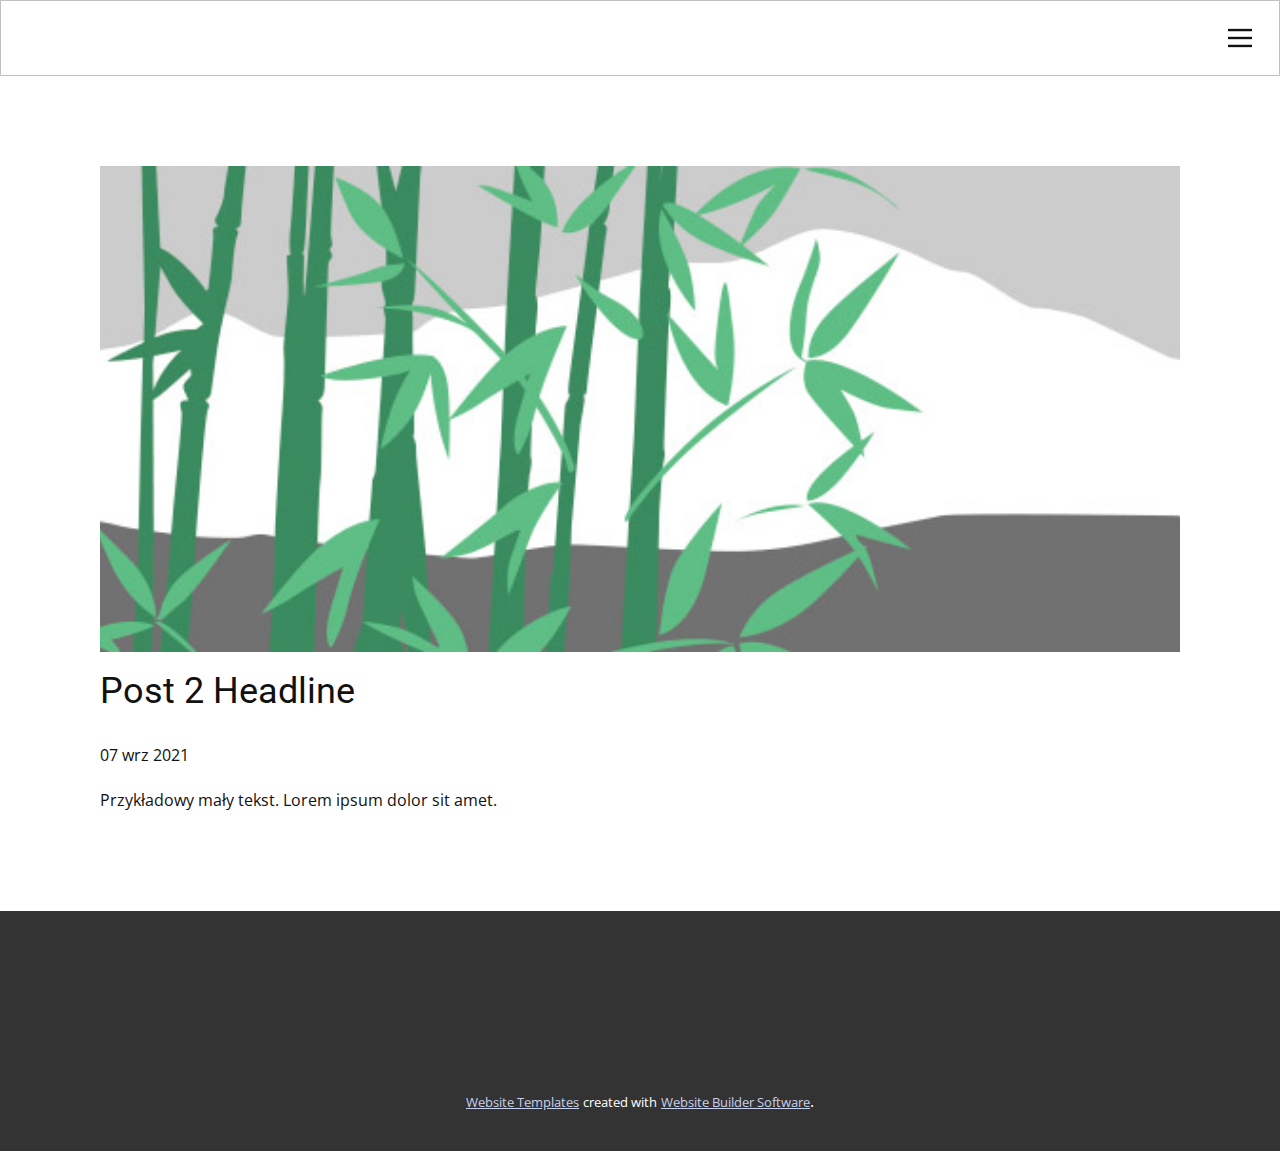
<file: blog/post-1.html>
<!doctype html>
<html style="font-size: 16px;"><head>
    <meta name="viewport" content="width=device-width, initial-scale=1.0">
    <meta charset="utf-8">
    <meta name="keywords" content="Post 1 Headline">
    <meta name="description" content="">
    <meta name="page_type" content="np-template-header-footer-from-plugin">
    <title>Post 2 Headline</title>
    <link rel="stylesheet" href="../nicepage.css" media="screen">
<link rel="stylesheet" href="../Post-Template.css" media="screen">
    <script class="u-script" type="text/javascript" src="../jquery.js" defer=""></script>
    <script class="u-script" type="text/javascript" src="../nicepage.js" defer=""></script>
    <meta name="generator" content="Nicepage 3.10.2, nicepage.com">
    <link id="u-theme-google-font" rel="stylesheet" href="https://fonts.googleapis.com/css?family=Roboto:100,100i,300,300i,400,400i,500,500i,700,700i,900,900i|Open+Sans:300,300i,400,400i,600,600i,700,700i,800,800i">
    
    
    <script type="application/ld+json">{
		"@context": "http://schema.org",
		"@type": "Organization",
		"name": "",
		"url": "index.html"
}</script>
    <meta property="og:title" content="Post Template">
    <meta property="og:type" content="website">
    <meta name="theme-color" content="#7f93d0">
    <link rel="canonical" href="../index.html">
    <meta property="og:url" content="index.html">
  </head>
  <body class="u-body"><header class="u-align-center-xs u-border-1 u-border-grey-25 u-clearfix u-header u-header" id="sec-d471"><div class="u-clearfix u-sheet u-sheet-1">
        <nav class="u-align-left u-menu u-menu-dropdown u-nav-spacing-25 u-offcanvas u-menu-1" data-responsive-from="XL">
          <div class="menu-collapse">
            <a class="u-button-style u-nav-link" href="#" style="padding: 4px 0px; font-size: calc(1em + 8px);">
              <svg class="u-svg-link" preserveAspectRatio="xMidYMin slice" viewBox="0 0 302 302" style=""><use xmlns:xlink="http://www.w3.org/1999/xlink" xlink:href="#svg-7b92"></use></svg>
              <svg xmlns="http://www.w3.org/2000/svg" xmlns:xlink="http://www.w3.org/1999/xlink" version="1.1" id="svg-7b92" x="0px" y="0px" viewBox="0 0 302 302" style="enable-background:new 0 0 302 302;" xml:space="preserve" class="u-svg-content"><g><rect y="36" width="302" height="30"></rect><rect y="236" width="302" height="30"></rect><rect y="136" width="302" height="30"></rect>
</g><g></g><g></g><g></g><g></g><g></g><g></g><g></g><g></g><g></g><g></g><g></g><g></g><g></g><g></g><g></g></svg>
            </a>
          </div>
          <div class="u-custom-menu u-nav-container">
            <ul class="u-nav u-unstyled u-nav-1"><li class="u-nav-item"><a class="u-button-style u-nav-link u-text-active-palette-1-base u-text-hover-palette-2-base" href="../Strona-Główna.html" style="padding: 10px 20px;">Strona Główna</a>
</li><li class="u-nav-item"><a class="u-button-style u-nav-link u-text-active-palette-1-base u-text-hover-palette-2-base" href="../About.html" style="padding: 10px 20px;">O nas</a>
</li><li class="u-nav-item"><a class="u-button-style u-nav-link u-text-active-palette-1-base u-text-hover-palette-2-base" href="../Home.html" style="padding: 10px 20px;">Galeria</a>
</li><li class="u-nav-item"><a class="u-button-style u-nav-link u-text-active-palette-1-base u-text-hover-palette-2-base" href="../Contact.html" style="padding: 10px 20px;">Kontakt</a>
</li></ul>
          </div>
          <div class="u-custom-menu u-nav-container-collapse">
            <div class="u-align-center u-black u-container-style u-inner-container-layout u-opacity u-opacity-95 u-sidenav">
              <div class="u-sidenav-overflow">
                <div class="u-menu-close"></div>
                <ul class="u-align-center u-nav u-popupmenu-items u-unstyled u-nav-2"><li class="u-nav-item"><a class="u-button-style u-nav-link" href="../Strona-Główna.html" style="padding: 10px 20px;">Strona Główna</a>
</li><li class="u-nav-item"><a class="u-button-style u-nav-link" href="../About.html" style="padding: 10px 20px;">O nas</a>
</li><li class="u-nav-item"><a class="u-button-style u-nav-link" href="../Home.html" style="padding: 10px 20px;">Galeria</a>
</li><li class="u-nav-item"><a class="u-button-style u-nav-link" href="../Contact.html" style="padding: 10px 20px;">Kontakt</a>
</li></ul>
              </div>
            </div>
            <div class="u-black u-menu-overlay u-opacity u-opacity-70"></div>
          </div>
        </nav>
      </div></header>
    <section class="u-align-center u-clearfix u-section-1" id="sec-f9ec">
      <div class="u-clearfix u-sheet u-valign-middle-md u-valign-middle-sm u-valign-middle-xs u-sheet-1"><!--post_details--><!--post_details_options_json--><!--{"source":""}--><!--/post_details_options_json--><!--blog_post-->
        <div class="u-container-style u-expanded-width u-post-details u-post-details-1">
          <div class="u-container-layout u-valign-middle u-container-layout-1"><!--blog_post_image-->
            <img alt="" class="u-blog-control u-expanded-width u-image u-image-default u-image-1" src="[data-uri]"><!--/blog_post_image--><!--blog_post_header-->
            <h2 class="u-blog-control u-text u-text-1">Post 2 Headline</h2><!--/blog_post_header--><!--blog_post_metadata-->
            <div class="u-blog-control u-metadata u-metadata-1"><!--blog_post_metadata_date-->
              <span class="u-meta-date u-meta-icon">07 wrz 2021</span><!--/blog_post_metadata_date--><!--blog_post_metadata_category-->
              <!--/blog_post_metadata_category--><!--blog_post_metadata_comments-->
              <!--/blog_post_metadata_comments-->
            </div><!--/blog_post_metadata--><!--blog_post_content-->
            <div class="u-align-justify u-blog-control u-post-content u-text u-text-2 fr-view">
  Przykładowy mały tekst. Lorem ipsum dolor sit amet.
  </div><!--/blog_post_content-->
          </div>
        </div><!--/blog_post--><!--/post_details-->
      </div>
    </section>
    
    
    <footer class="u-align-left u-clearfix u-footer u-grey-80 u-footer" id="sec-b163"><div class="u-clearfix u-sheet u-sheet-1"></div></footer>
    <section class="u-backlink u-clearfix u-grey-80">
      <a class="u-link" href="https://nicepage.com/website-templates" target="_blank">
        <span>Website Templates</span>
      </a>
      <p class="u-text">
        <span>created with</span>
      </p>
      <a class="u-link" href="https://nicepage.com/" target="_blank">
        <span>Website Builder Software</span>
      </a>. 
    </section>
  
</body></html>
</file>
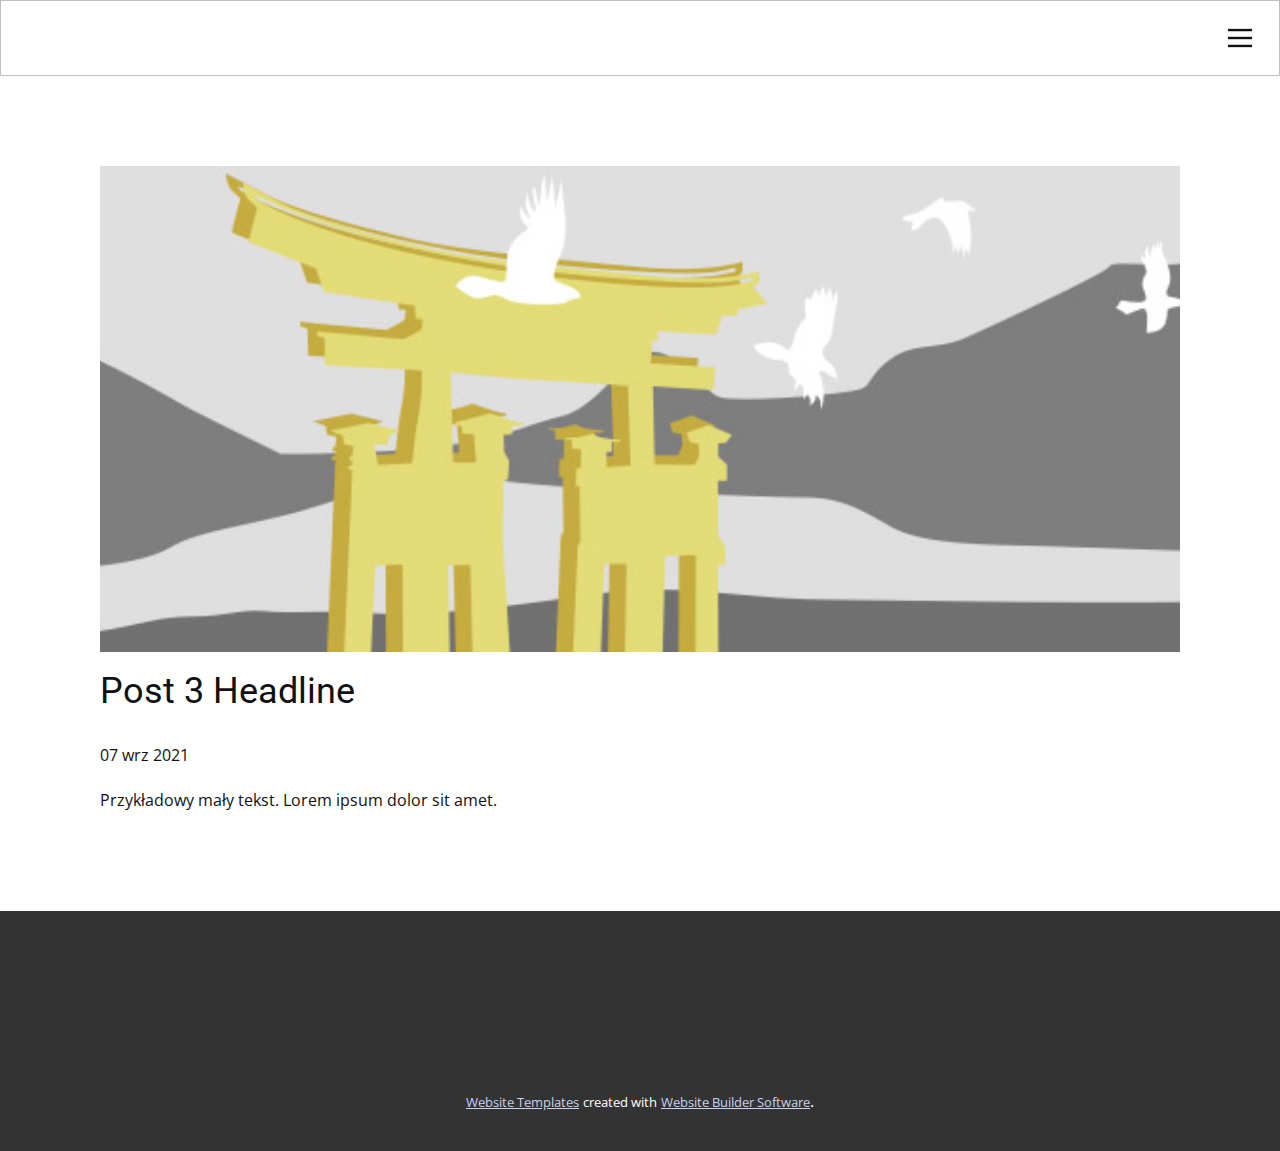
<file: blog/post-2.html>
<!doctype html>
<html style="font-size: 16px;"><head>
    <meta name="viewport" content="width=device-width, initial-scale=1.0">
    <meta charset="utf-8">
    <meta name="keywords" content="Post 1 Headline">
    <meta name="description" content="">
    <meta name="page_type" content="np-template-header-footer-from-plugin">
    <title>Post 3 Headline</title>
    <link rel="stylesheet" href="../nicepage.css" media="screen">
<link rel="stylesheet" href="../Post-Template.css" media="screen">
    <script class="u-script" type="text/javascript" src="../jquery.js" defer=""></script>
    <script class="u-script" type="text/javascript" src="../nicepage.js" defer=""></script>
    <meta name="generator" content="Nicepage 3.10.2, nicepage.com">
    <link id="u-theme-google-font" rel="stylesheet" href="https://fonts.googleapis.com/css?family=Roboto:100,100i,300,300i,400,400i,500,500i,700,700i,900,900i|Open+Sans:300,300i,400,400i,600,600i,700,700i,800,800i">
    
    
    <script type="application/ld+json">{
		"@context": "http://schema.org",
		"@type": "Organization",
		"name": "",
		"url": "index.html"
}</script>
    <meta property="og:title" content="Post Template">
    <meta property="og:type" content="website">
    <meta name="theme-color" content="#7f93d0">
    <link rel="canonical" href="../index.html">
    <meta property="og:url" content="index.html">
  </head>
  <body class="u-body"><header class="u-align-center-xs u-border-1 u-border-grey-25 u-clearfix u-header u-header" id="sec-d471"><div class="u-clearfix u-sheet u-sheet-1">
        <nav class="u-align-left u-menu u-menu-dropdown u-nav-spacing-25 u-offcanvas u-menu-1" data-responsive-from="XL">
          <div class="menu-collapse">
            <a class="u-button-style u-nav-link" href="#" style="padding: 4px 0px; font-size: calc(1em + 8px);">
              <svg class="u-svg-link" preserveAspectRatio="xMidYMin slice" viewBox="0 0 302 302" style=""><use xmlns:xlink="http://www.w3.org/1999/xlink" xlink:href="#svg-7b92"></use></svg>
              <svg xmlns="http://www.w3.org/2000/svg" xmlns:xlink="http://www.w3.org/1999/xlink" version="1.1" id="svg-7b92" x="0px" y="0px" viewBox="0 0 302 302" style="enable-background:new 0 0 302 302;" xml:space="preserve" class="u-svg-content"><g><rect y="36" width="302" height="30"></rect><rect y="236" width="302" height="30"></rect><rect y="136" width="302" height="30"></rect>
</g><g></g><g></g><g></g><g></g><g></g><g></g><g></g><g></g><g></g><g></g><g></g><g></g><g></g><g></g><g></g></svg>
            </a>
          </div>
          <div class="u-custom-menu u-nav-container">
            <ul class="u-nav u-unstyled u-nav-1"><li class="u-nav-item"><a class="u-button-style u-nav-link u-text-active-palette-1-base u-text-hover-palette-2-base" href="../Strona-Główna.html" style="padding: 10px 20px;">Strona Główna</a>
</li><li class="u-nav-item"><a class="u-button-style u-nav-link u-text-active-palette-1-base u-text-hover-palette-2-base" href="../About.html" style="padding: 10px 20px;">O nas</a>
</li><li class="u-nav-item"><a class="u-button-style u-nav-link u-text-active-palette-1-base u-text-hover-palette-2-base" href="../Home.html" style="padding: 10px 20px;">Galeria</a>
</li><li class="u-nav-item"><a class="u-button-style u-nav-link u-text-active-palette-1-base u-text-hover-palette-2-base" href="../Contact.html" style="padding: 10px 20px;">Kontakt</a>
</li></ul>
          </div>
          <div class="u-custom-menu u-nav-container-collapse">
            <div class="u-align-center u-black u-container-style u-inner-container-layout u-opacity u-opacity-95 u-sidenav">
              <div class="u-sidenav-overflow">
                <div class="u-menu-close"></div>
                <ul class="u-align-center u-nav u-popupmenu-items u-unstyled u-nav-2"><li class="u-nav-item"><a class="u-button-style u-nav-link" href="../Strona-Główna.html" style="padding: 10px 20px;">Strona Główna</a>
</li><li class="u-nav-item"><a class="u-button-style u-nav-link" href="../About.html" style="padding: 10px 20px;">O nas</a>
</li><li class="u-nav-item"><a class="u-button-style u-nav-link" href="../Home.html" style="padding: 10px 20px;">Galeria</a>
</li><li class="u-nav-item"><a class="u-button-style u-nav-link" href="../Contact.html" style="padding: 10px 20px;">Kontakt</a>
</li></ul>
              </div>
            </div>
            <div class="u-black u-menu-overlay u-opacity u-opacity-70"></div>
          </div>
        </nav>
      </div></header>
    <section class="u-align-center u-clearfix u-section-1" id="sec-f9ec">
      <div class="u-clearfix u-sheet u-valign-middle-md u-valign-middle-sm u-valign-middle-xs u-sheet-1"><!--post_details--><!--post_details_options_json--><!--{"source":""}--><!--/post_details_options_json--><!--blog_post-->
        <div class="u-container-style u-expanded-width u-post-details u-post-details-1">
          <div class="u-container-layout u-valign-middle u-container-layout-1"><!--blog_post_image-->
            <img alt="" class="u-blog-control u-expanded-width u-image u-image-default u-image-1" src="[data-uri]"><!--/blog_post_image--><!--blog_post_header-->
            <h2 class="u-blog-control u-text u-text-1">Post 3 Headline</h2><!--/blog_post_header--><!--blog_post_metadata-->
            <div class="u-blog-control u-metadata u-metadata-1"><!--blog_post_metadata_date-->
              <span class="u-meta-date u-meta-icon">07 wrz 2021</span><!--/blog_post_metadata_date--><!--blog_post_metadata_category-->
              <!--/blog_post_metadata_category--><!--blog_post_metadata_comments-->
              <!--/blog_post_metadata_comments-->
            </div><!--/blog_post_metadata--><!--blog_post_content-->
            <div class="u-align-justify u-blog-control u-post-content u-text u-text-2 fr-view">
  Przykładowy mały tekst. Lorem ipsum dolor sit amet.
  </div><!--/blog_post_content-->
          </div>
        </div><!--/blog_post--><!--/post_details-->
      </div>
    </section>
    
    
    <footer class="u-align-left u-clearfix u-footer u-grey-80 u-footer" id="sec-b163"><div class="u-clearfix u-sheet u-sheet-1"></div></footer>
    <section class="u-backlink u-clearfix u-grey-80">
      <a class="u-link" href="https://nicepage.com/website-templates" target="_blank">
        <span>Website Templates</span>
      </a>
      <p class="u-text">
        <span>created with</span>
      </p>
      <a class="u-link" href="https://nicepage.com/" target="_blank">
        <span>Website Builder Software</span>
      </a>. 
    </section>
  
</body></html>
</file>
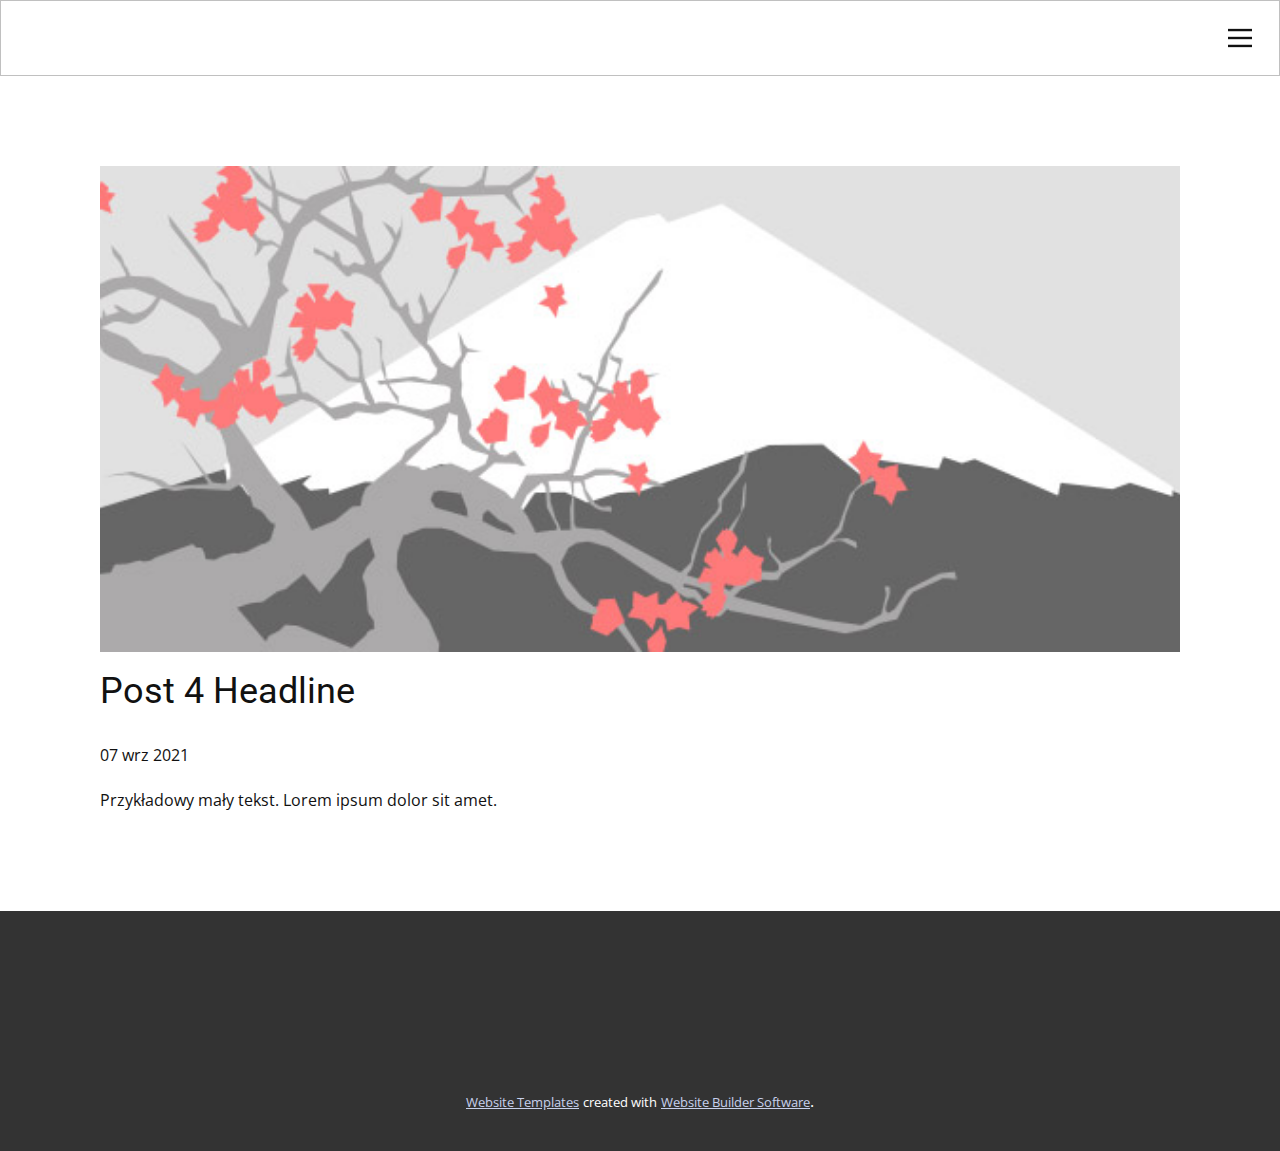
<file: blog/post-3.html>
<!doctype html>
<html style="font-size: 16px;"><head>
    <meta name="viewport" content="width=device-width, initial-scale=1.0">
    <meta charset="utf-8">
    <meta name="keywords" content="Post 1 Headline">
    <meta name="description" content="">
    <meta name="page_type" content="np-template-header-footer-from-plugin">
    <title>Post 4 Headline</title>
    <link rel="stylesheet" href="../nicepage.css" media="screen">
<link rel="stylesheet" href="../Post-Template.css" media="screen">
    <script class="u-script" type="text/javascript" src="../jquery.js" defer=""></script>
    <script class="u-script" type="text/javascript" src="../nicepage.js" defer=""></script>
    <meta name="generator" content="Nicepage 3.10.2, nicepage.com">
    <link id="u-theme-google-font" rel="stylesheet" href="https://fonts.googleapis.com/css?family=Roboto:100,100i,300,300i,400,400i,500,500i,700,700i,900,900i|Open+Sans:300,300i,400,400i,600,600i,700,700i,800,800i">
    
    
    <script type="application/ld+json">{
		"@context": "http://schema.org",
		"@type": "Organization",
		"name": "",
		"url": "index.html"
}</script>
    <meta property="og:title" content="Post Template">
    <meta property="og:type" content="website">
    <meta name="theme-color" content="#7f93d0">
    <link rel="canonical" href="../index.html">
    <meta property="og:url" content="index.html">
  </head>
  <body class="u-body"><header class="u-align-center-xs u-border-1 u-border-grey-25 u-clearfix u-header u-header" id="sec-d471"><div class="u-clearfix u-sheet u-sheet-1">
        <nav class="u-align-left u-menu u-menu-dropdown u-nav-spacing-25 u-offcanvas u-menu-1" data-responsive-from="XL">
          <div class="menu-collapse">
            <a class="u-button-style u-nav-link" href="#" style="padding: 4px 0px; font-size: calc(1em + 8px);">
              <svg class="u-svg-link" preserveAspectRatio="xMidYMin slice" viewBox="0 0 302 302" style=""><use xmlns:xlink="http://www.w3.org/1999/xlink" xlink:href="#svg-7b92"></use></svg>
              <svg xmlns="http://www.w3.org/2000/svg" xmlns:xlink="http://www.w3.org/1999/xlink" version="1.1" id="svg-7b92" x="0px" y="0px" viewBox="0 0 302 302" style="enable-background:new 0 0 302 302;" xml:space="preserve" class="u-svg-content"><g><rect y="36" width="302" height="30"></rect><rect y="236" width="302" height="30"></rect><rect y="136" width="302" height="30"></rect>
</g><g></g><g></g><g></g><g></g><g></g><g></g><g></g><g></g><g></g><g></g><g></g><g></g><g></g><g></g><g></g></svg>
            </a>
          </div>
          <div class="u-custom-menu u-nav-container">
            <ul class="u-nav u-unstyled u-nav-1"><li class="u-nav-item"><a class="u-button-style u-nav-link u-text-active-palette-1-base u-text-hover-palette-2-base" href="../Strona-Główna.html" style="padding: 10px 20px;">Strona Główna</a>
</li><li class="u-nav-item"><a class="u-button-style u-nav-link u-text-active-palette-1-base u-text-hover-palette-2-base" href="../About.html" style="padding: 10px 20px;">O nas</a>
</li><li class="u-nav-item"><a class="u-button-style u-nav-link u-text-active-palette-1-base u-text-hover-palette-2-base" href="../Home.html" style="padding: 10px 20px;">Galeria</a>
</li><li class="u-nav-item"><a class="u-button-style u-nav-link u-text-active-palette-1-base u-text-hover-palette-2-base" href="../Contact.html" style="padding: 10px 20px;">Kontakt</a>
</li></ul>
          </div>
          <div class="u-custom-menu u-nav-container-collapse">
            <div class="u-align-center u-black u-container-style u-inner-container-layout u-opacity u-opacity-95 u-sidenav">
              <div class="u-sidenav-overflow">
                <div class="u-menu-close"></div>
                <ul class="u-align-center u-nav u-popupmenu-items u-unstyled u-nav-2"><li class="u-nav-item"><a class="u-button-style u-nav-link" href="../Strona-Główna.html" style="padding: 10px 20px;">Strona Główna</a>
</li><li class="u-nav-item"><a class="u-button-style u-nav-link" href="../About.html" style="padding: 10px 20px;">O nas</a>
</li><li class="u-nav-item"><a class="u-button-style u-nav-link" href="../Home.html" style="padding: 10px 20px;">Galeria</a>
</li><li class="u-nav-item"><a class="u-button-style u-nav-link" href="../Contact.html" style="padding: 10px 20px;">Kontakt</a>
</li></ul>
              </div>
            </div>
            <div class="u-black u-menu-overlay u-opacity u-opacity-70"></div>
          </div>
        </nav>
      </div></header>
    <section class="u-align-center u-clearfix u-section-1" id="sec-f9ec">
      <div class="u-clearfix u-sheet u-valign-middle-md u-valign-middle-sm u-valign-middle-xs u-sheet-1"><!--post_details--><!--post_details_options_json--><!--{"source":""}--><!--/post_details_options_json--><!--blog_post-->
        <div class="u-container-style u-expanded-width u-post-details u-post-details-1">
          <div class="u-container-layout u-valign-middle u-container-layout-1"><!--blog_post_image-->
            <img alt="" class="u-blog-control u-expanded-width u-image u-image-default u-image-1" src="[data-uri]"><!--/blog_post_image--><!--blog_post_header-->
            <h2 class="u-blog-control u-text u-text-1">Post 4 Headline</h2><!--/blog_post_header--><!--blog_post_metadata-->
            <div class="u-blog-control u-metadata u-metadata-1"><!--blog_post_metadata_date-->
              <span class="u-meta-date u-meta-icon">07 wrz 2021</span><!--/blog_post_metadata_date--><!--blog_post_metadata_category-->
              <!--/blog_post_metadata_category--><!--blog_post_metadata_comments-->
              <!--/blog_post_metadata_comments-->
            </div><!--/blog_post_metadata--><!--blog_post_content-->
            <div class="u-align-justify u-blog-control u-post-content u-text u-text-2 fr-view">
  Przykładowy mały tekst. Lorem ipsum dolor sit amet.
  </div><!--/blog_post_content-->
          </div>
        </div><!--/blog_post--><!--/post_details-->
      </div>
    </section>
    
    
    <footer class="u-align-left u-clearfix u-footer u-grey-80 u-footer" id="sec-b163"><div class="u-clearfix u-sheet u-sheet-1"></div></footer>
    <section class="u-backlink u-clearfix u-grey-80">
      <a class="u-link" href="https://nicepage.com/website-templates" target="_blank">
        <span>Website Templates</span>
      </a>
      <p class="u-text">
        <span>created with</span>
      </p>
      <a class="u-link" href="https://nicepage.com/" target="_blank">
        <span>Website Builder Software</span>
      </a>. 
    </section>
  
</body></html>
</file>
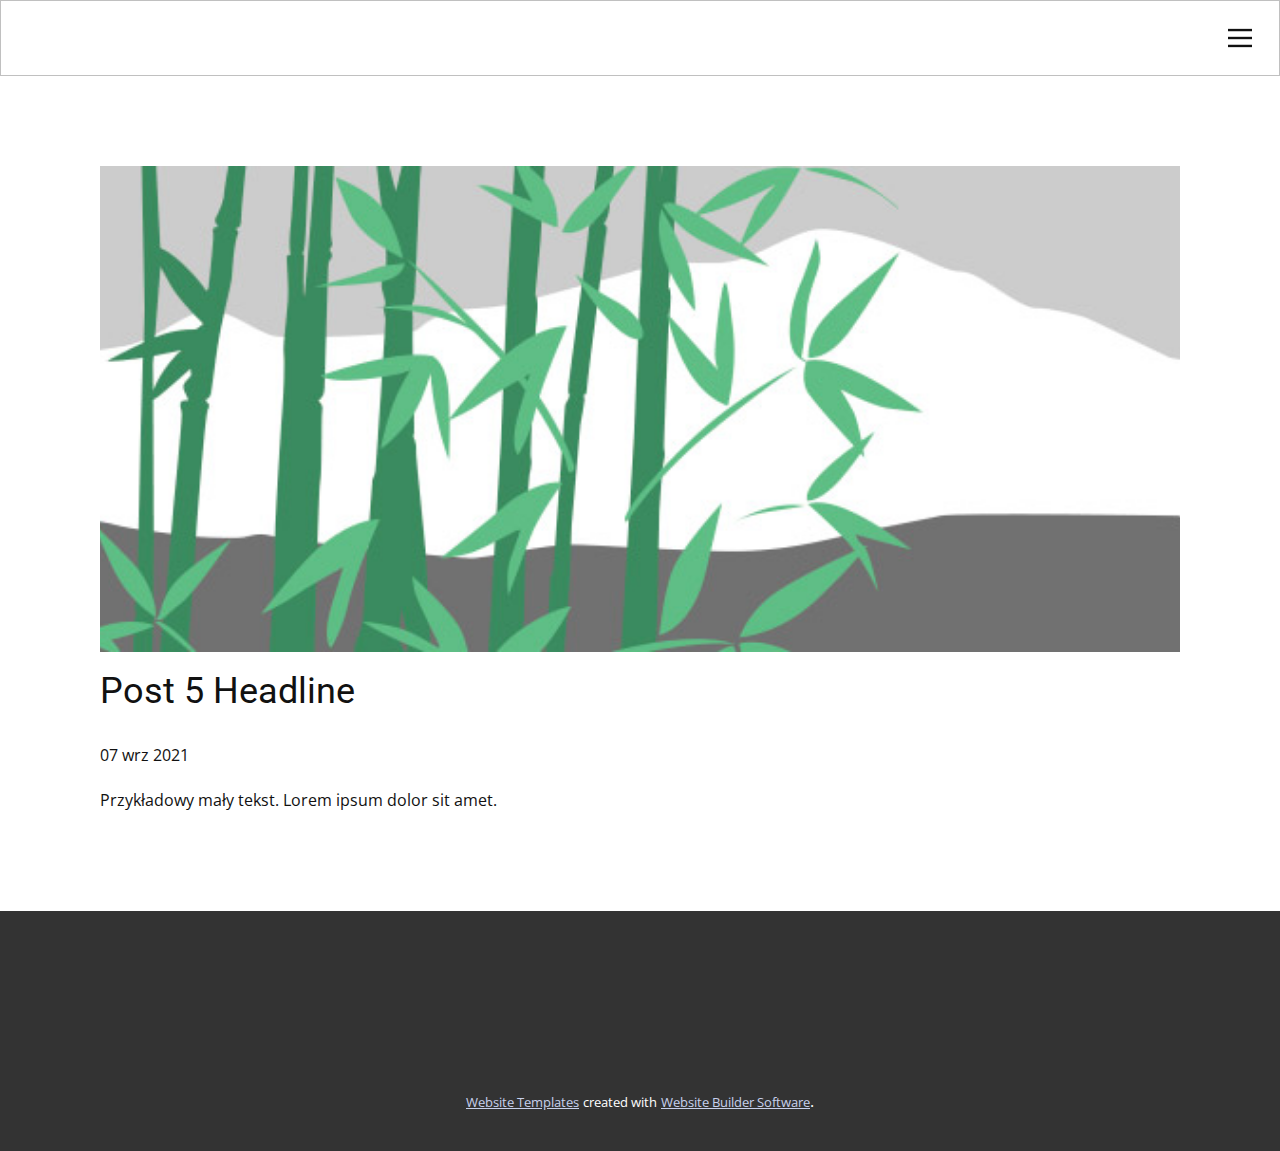
<file: blog/post-4.html>
<!doctype html>
<html style="font-size: 16px;"><head>
    <meta name="viewport" content="width=device-width, initial-scale=1.0">
    <meta charset="utf-8">
    <meta name="keywords" content="Post 1 Headline">
    <meta name="description" content="">
    <meta name="page_type" content="np-template-header-footer-from-plugin">
    <title>Post 5 Headline</title>
    <link rel="stylesheet" href="../nicepage.css" media="screen">
<link rel="stylesheet" href="../Post-Template.css" media="screen">
    <script class="u-script" type="text/javascript" src="../jquery.js" defer=""></script>
    <script class="u-script" type="text/javascript" src="../nicepage.js" defer=""></script>
    <meta name="generator" content="Nicepage 3.10.2, nicepage.com">
    <link id="u-theme-google-font" rel="stylesheet" href="https://fonts.googleapis.com/css?family=Roboto:100,100i,300,300i,400,400i,500,500i,700,700i,900,900i|Open+Sans:300,300i,400,400i,600,600i,700,700i,800,800i">
    
    
    <script type="application/ld+json">{
		"@context": "http://schema.org",
		"@type": "Organization",
		"name": "",
		"url": "index.html"
}</script>
    <meta property="og:title" content="Post Template">
    <meta property="og:type" content="website">
    <meta name="theme-color" content="#7f93d0">
    <link rel="canonical" href="../index.html">
    <meta property="og:url" content="index.html">
  </head>
  <body class="u-body"><header class="u-align-center-xs u-border-1 u-border-grey-25 u-clearfix u-header u-header" id="sec-d471"><div class="u-clearfix u-sheet u-sheet-1">
        <nav class="u-align-left u-menu u-menu-dropdown u-nav-spacing-25 u-offcanvas u-menu-1" data-responsive-from="XL">
          <div class="menu-collapse">
            <a class="u-button-style u-nav-link" href="#" style="padding: 4px 0px; font-size: calc(1em + 8px);">
              <svg class="u-svg-link" preserveAspectRatio="xMidYMin slice" viewBox="0 0 302 302" style=""><use xmlns:xlink="http://www.w3.org/1999/xlink" xlink:href="#svg-7b92"></use></svg>
              <svg xmlns="http://www.w3.org/2000/svg" xmlns:xlink="http://www.w3.org/1999/xlink" version="1.1" id="svg-7b92" x="0px" y="0px" viewBox="0 0 302 302" style="enable-background:new 0 0 302 302;" xml:space="preserve" class="u-svg-content"><g><rect y="36" width="302" height="30"></rect><rect y="236" width="302" height="30"></rect><rect y="136" width="302" height="30"></rect>
</g><g></g><g></g><g></g><g></g><g></g><g></g><g></g><g></g><g></g><g></g><g></g><g></g><g></g><g></g><g></g></svg>
            </a>
          </div>
          <div class="u-custom-menu u-nav-container">
            <ul class="u-nav u-unstyled u-nav-1"><li class="u-nav-item"><a class="u-button-style u-nav-link u-text-active-palette-1-base u-text-hover-palette-2-base" href="../Strona-Główna.html" style="padding: 10px 20px;">Strona Główna</a>
</li><li class="u-nav-item"><a class="u-button-style u-nav-link u-text-active-palette-1-base u-text-hover-palette-2-base" href="../About.html" style="padding: 10px 20px;">O nas</a>
</li><li class="u-nav-item"><a class="u-button-style u-nav-link u-text-active-palette-1-base u-text-hover-palette-2-base" href="../Home.html" style="padding: 10px 20px;">Galeria</a>
</li><li class="u-nav-item"><a class="u-button-style u-nav-link u-text-active-palette-1-base u-text-hover-palette-2-base" href="../Contact.html" style="padding: 10px 20px;">Kontakt</a>
</li></ul>
          </div>
          <div class="u-custom-menu u-nav-container-collapse">
            <div class="u-align-center u-black u-container-style u-inner-container-layout u-opacity u-opacity-95 u-sidenav">
              <div class="u-sidenav-overflow">
                <div class="u-menu-close"></div>
                <ul class="u-align-center u-nav u-popupmenu-items u-unstyled u-nav-2"><li class="u-nav-item"><a class="u-button-style u-nav-link" href="../Strona-Główna.html" style="padding: 10px 20px;">Strona Główna</a>
</li><li class="u-nav-item"><a class="u-button-style u-nav-link" href="../About.html" style="padding: 10px 20px;">O nas</a>
</li><li class="u-nav-item"><a class="u-button-style u-nav-link" href="../Home.html" style="padding: 10px 20px;">Galeria</a>
</li><li class="u-nav-item"><a class="u-button-style u-nav-link" href="../Contact.html" style="padding: 10px 20px;">Kontakt</a>
</li></ul>
              </div>
            </div>
            <div class="u-black u-menu-overlay u-opacity u-opacity-70"></div>
          </div>
        </nav>
      </div></header>
    <section class="u-align-center u-clearfix u-section-1" id="sec-f9ec">
      <div class="u-clearfix u-sheet u-valign-middle-md u-valign-middle-sm u-valign-middle-xs u-sheet-1"><!--post_details--><!--post_details_options_json--><!--{"source":""}--><!--/post_details_options_json--><!--blog_post-->
        <div class="u-container-style u-expanded-width u-post-details u-post-details-1">
          <div class="u-container-layout u-valign-middle u-container-layout-1"><!--blog_post_image-->
            <img alt="" class="u-blog-control u-expanded-width u-image u-image-default u-image-1" src="[data-uri]"><!--/blog_post_image--><!--blog_post_header-->
            <h2 class="u-blog-control u-text u-text-1">Post 5 Headline</h2><!--/blog_post_header--><!--blog_post_metadata-->
            <div class="u-blog-control u-metadata u-metadata-1"><!--blog_post_metadata_date-->
              <span class="u-meta-date u-meta-icon">07 wrz 2021</span><!--/blog_post_metadata_date--><!--blog_post_metadata_category-->
              <!--/blog_post_metadata_category--><!--blog_post_metadata_comments-->
              <!--/blog_post_metadata_comments-->
            </div><!--/blog_post_metadata--><!--blog_post_content-->
            <div class="u-align-justify u-blog-control u-post-content u-text u-text-2 fr-view">
  Przykładowy mały tekst. Lorem ipsum dolor sit amet.
  </div><!--/blog_post_content-->
          </div>
        </div><!--/blog_post--><!--/post_details-->
      </div>
    </section>
    
    
    <footer class="u-align-left u-clearfix u-footer u-grey-80 u-footer" id="sec-b163"><div class="u-clearfix u-sheet u-sheet-1"></div></footer>
    <section class="u-backlink u-clearfix u-grey-80">
      <a class="u-link" href="https://nicepage.com/website-templates" target="_blank">
        <span>Website Templates</span>
      </a>
      <p class="u-text">
        <span>created with</span>
      </p>
      <a class="u-link" href="https://nicepage.com/" target="_blank">
        <span>Website Builder Software</span>
      </a>. 
    </section>
  
</body></html>
</file>
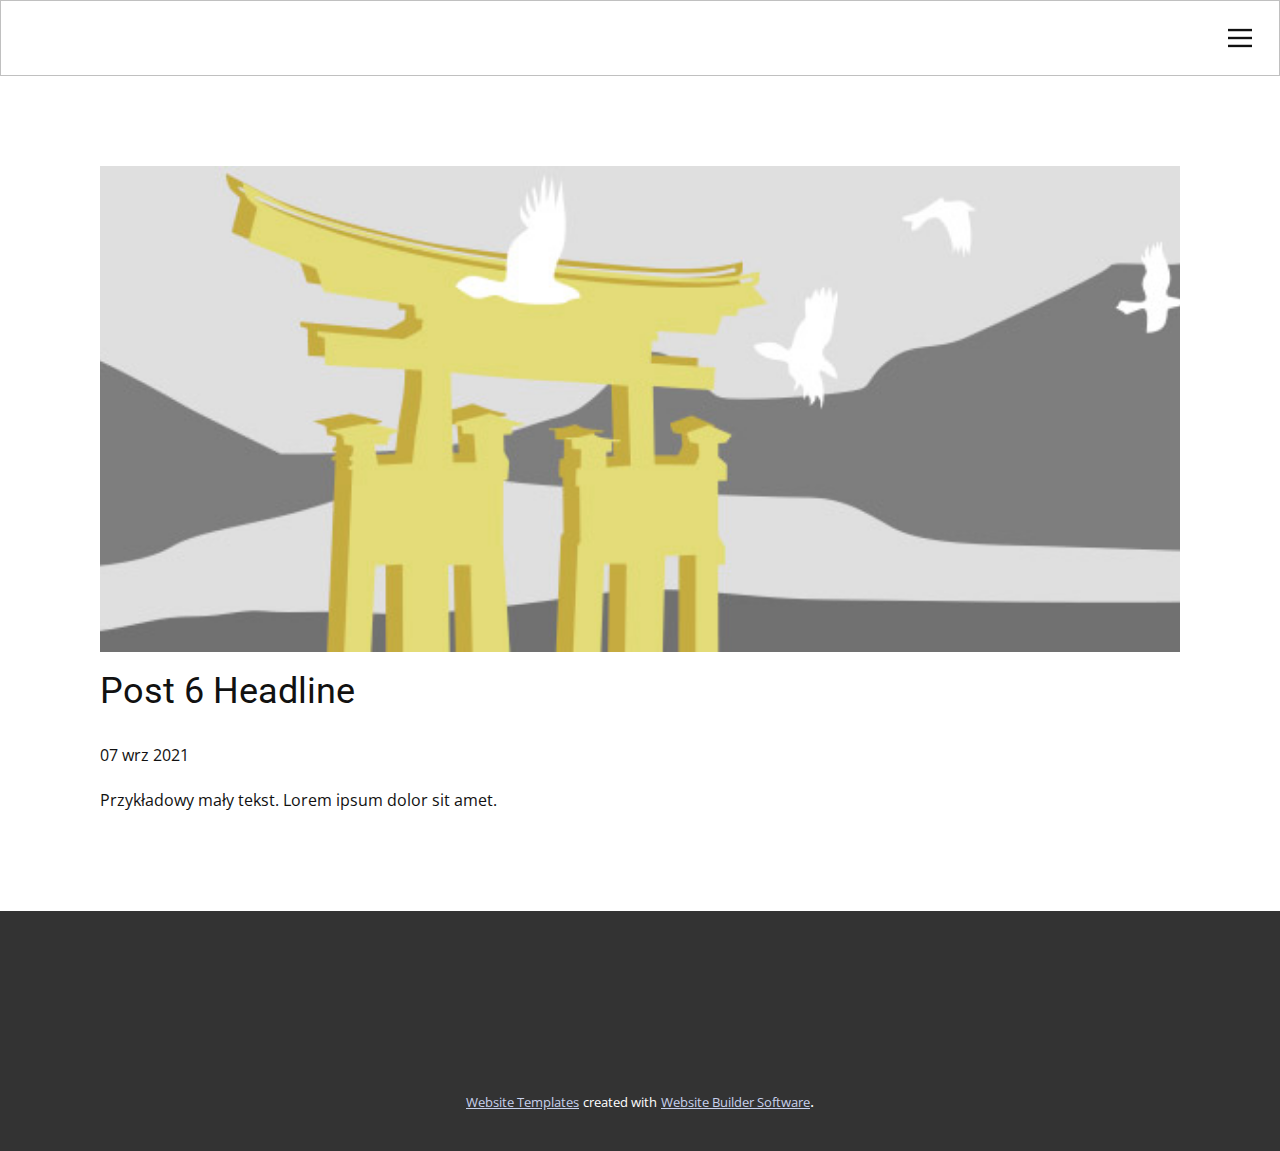
<file: blog/post-5.html>
<!doctype html>
<html style="font-size: 16px;"><head>
    <meta name="viewport" content="width=device-width, initial-scale=1.0">
    <meta charset="utf-8">
    <meta name="keywords" content="Post 1 Headline">
    <meta name="description" content="">
    <meta name="page_type" content="np-template-header-footer-from-plugin">
    <title>Post 6 Headline</title>
    <link rel="stylesheet" href="../nicepage.css" media="screen">
<link rel="stylesheet" href="../Post-Template.css" media="screen">
    <script class="u-script" type="text/javascript" src="../jquery.js" defer=""></script>
    <script class="u-script" type="text/javascript" src="../nicepage.js" defer=""></script>
    <meta name="generator" content="Nicepage 3.10.2, nicepage.com">
    <link id="u-theme-google-font" rel="stylesheet" href="https://fonts.googleapis.com/css?family=Roboto:100,100i,300,300i,400,400i,500,500i,700,700i,900,900i|Open+Sans:300,300i,400,400i,600,600i,700,700i,800,800i">
    
    
    <script type="application/ld+json">{
		"@context": "http://schema.org",
		"@type": "Organization",
		"name": "",
		"url": "index.html"
}</script>
    <meta property="og:title" content="Post Template">
    <meta property="og:type" content="website">
    <meta name="theme-color" content="#7f93d0">
    <link rel="canonical" href="../index.html">
    <meta property="og:url" content="index.html">
  </head>
  <body class="u-body"><header class="u-align-center-xs u-border-1 u-border-grey-25 u-clearfix u-header u-header" id="sec-d471"><div class="u-clearfix u-sheet u-sheet-1">
        <nav class="u-align-left u-menu u-menu-dropdown u-nav-spacing-25 u-offcanvas u-menu-1" data-responsive-from="XL">
          <div class="menu-collapse">
            <a class="u-button-style u-nav-link" href="#" style="padding: 4px 0px; font-size: calc(1em + 8px);">
              <svg class="u-svg-link" preserveAspectRatio="xMidYMin slice" viewBox="0 0 302 302" style=""><use xmlns:xlink="http://www.w3.org/1999/xlink" xlink:href="#svg-7b92"></use></svg>
              <svg xmlns="http://www.w3.org/2000/svg" xmlns:xlink="http://www.w3.org/1999/xlink" version="1.1" id="svg-7b92" x="0px" y="0px" viewBox="0 0 302 302" style="enable-background:new 0 0 302 302;" xml:space="preserve" class="u-svg-content"><g><rect y="36" width="302" height="30"></rect><rect y="236" width="302" height="30"></rect><rect y="136" width="302" height="30"></rect>
</g><g></g><g></g><g></g><g></g><g></g><g></g><g></g><g></g><g></g><g></g><g></g><g></g><g></g><g></g><g></g></svg>
            </a>
          </div>
          <div class="u-custom-menu u-nav-container">
            <ul class="u-nav u-unstyled u-nav-1"><li class="u-nav-item"><a class="u-button-style u-nav-link u-text-active-palette-1-base u-text-hover-palette-2-base" href="../Strona-Główna.html" style="padding: 10px 20px;">Strona Główna</a>
</li><li class="u-nav-item"><a class="u-button-style u-nav-link u-text-active-palette-1-base u-text-hover-palette-2-base" href="../About.html" style="padding: 10px 20px;">O nas</a>
</li><li class="u-nav-item"><a class="u-button-style u-nav-link u-text-active-palette-1-base u-text-hover-palette-2-base" href="../Home.html" style="padding: 10px 20px;">Galeria</a>
</li><li class="u-nav-item"><a class="u-button-style u-nav-link u-text-active-palette-1-base u-text-hover-palette-2-base" href="../Contact.html" style="padding: 10px 20px;">Kontakt</a>
</li></ul>
          </div>
          <div class="u-custom-menu u-nav-container-collapse">
            <div class="u-align-center u-black u-container-style u-inner-container-layout u-opacity u-opacity-95 u-sidenav">
              <div class="u-sidenav-overflow">
                <div class="u-menu-close"></div>
                <ul class="u-align-center u-nav u-popupmenu-items u-unstyled u-nav-2"><li class="u-nav-item"><a class="u-button-style u-nav-link" href="../Strona-Główna.html" style="padding: 10px 20px;">Strona Główna</a>
</li><li class="u-nav-item"><a class="u-button-style u-nav-link" href="../About.html" style="padding: 10px 20px;">O nas</a>
</li><li class="u-nav-item"><a class="u-button-style u-nav-link" href="../Home.html" style="padding: 10px 20px;">Galeria</a>
</li><li class="u-nav-item"><a class="u-button-style u-nav-link" href="../Contact.html" style="padding: 10px 20px;">Kontakt</a>
</li></ul>
              </div>
            </div>
            <div class="u-black u-menu-overlay u-opacity u-opacity-70"></div>
          </div>
        </nav>
      </div></header>
    <section class="u-align-center u-clearfix u-section-1" id="sec-f9ec">
      <div class="u-clearfix u-sheet u-valign-middle-md u-valign-middle-sm u-valign-middle-xs u-sheet-1"><!--post_details--><!--post_details_options_json--><!--{"source":""}--><!--/post_details_options_json--><!--blog_post-->
        <div class="u-container-style u-expanded-width u-post-details u-post-details-1">
          <div class="u-container-layout u-valign-middle u-container-layout-1"><!--blog_post_image-->
            <img alt="" class="u-blog-control u-expanded-width u-image u-image-default u-image-1" src="[data-uri]"><!--/blog_post_image--><!--blog_post_header-->
            <h2 class="u-blog-control u-text u-text-1">Post 6 Headline</h2><!--/blog_post_header--><!--blog_post_metadata-->
            <div class="u-blog-control u-metadata u-metadata-1"><!--blog_post_metadata_date-->
              <span class="u-meta-date u-meta-icon">07 wrz 2021</span><!--/blog_post_metadata_date--><!--blog_post_metadata_category-->
              <!--/blog_post_metadata_category--><!--blog_post_metadata_comments-->
              <!--/blog_post_metadata_comments-->
            </div><!--/blog_post_metadata--><!--blog_post_content-->
            <div class="u-align-justify u-blog-control u-post-content u-text u-text-2 fr-view">
  Przykładowy mały tekst. Lorem ipsum dolor sit amet.
  </div><!--/blog_post_content-->
          </div>
        </div><!--/blog_post--><!--/post_details-->
      </div>
    </section>
    
    
    <footer class="u-align-left u-clearfix u-footer u-grey-80 u-footer" id="sec-b163"><div class="u-clearfix u-sheet u-sheet-1"></div></footer>
    <section class="u-backlink u-clearfix u-grey-80">
      <a class="u-link" href="https://nicepage.com/website-templates" target="_blank">
        <span>Website Templates</span>
      </a>
      <p class="u-text">
        <span>created with</span>
      </p>
      <a class="u-link" href="https://nicepage.com/" target="_blank">
        <span>Website Builder Software</span>
      </a>. 
    </section>
  
</body></html>
</file>
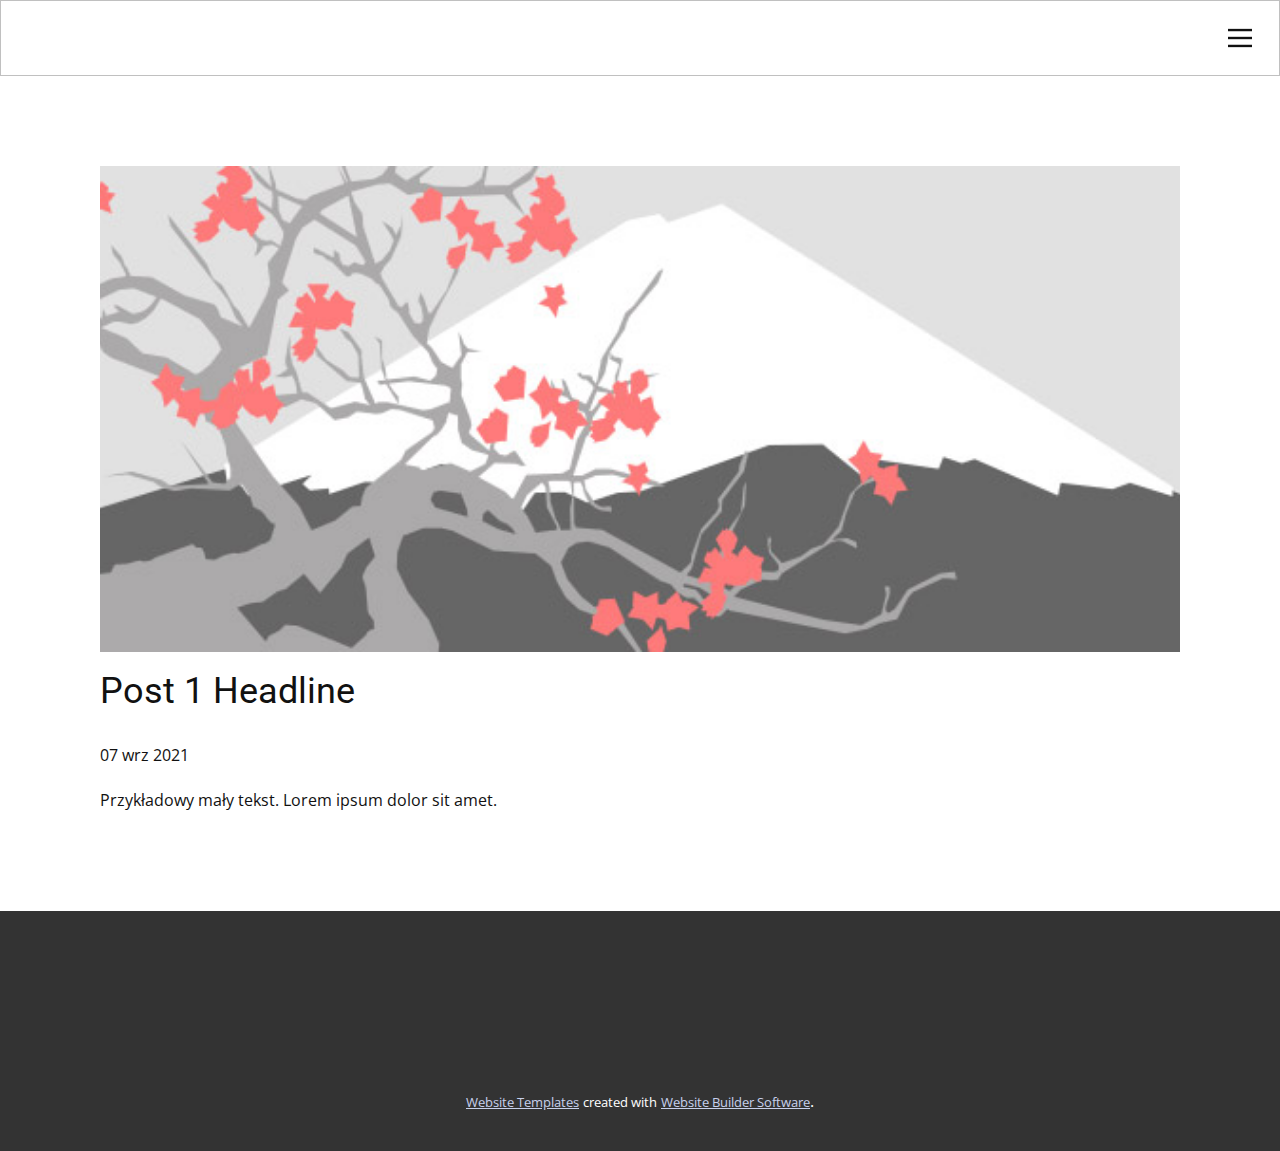
<file: blog/post.html>
<!doctype html>
<html style="font-size: 16px;"><head>
    <meta name="viewport" content="width=device-width, initial-scale=1.0">
    <meta charset="utf-8">
    <meta name="keywords" content="Post 1 Headline">
    <meta name="description" content="">
    <meta name="page_type" content="np-template-header-footer-from-plugin">
    <title>Post 1 Headline</title>
    <link rel="stylesheet" href="../nicepage.css" media="screen">
<link rel="stylesheet" href="../Post-Template.css" media="screen">
    <script class="u-script" type="text/javascript" src="../jquery.js" defer=""></script>
    <script class="u-script" type="text/javascript" src="../nicepage.js" defer=""></script>
    <meta name="generator" content="Nicepage 3.10.2, nicepage.com">
    <link id="u-theme-google-font" rel="stylesheet" href="https://fonts.googleapis.com/css?family=Roboto:100,100i,300,300i,400,400i,500,500i,700,700i,900,900i|Open+Sans:300,300i,400,400i,600,600i,700,700i,800,800i">
    
    
    <script type="application/ld+json">{
		"@context": "http://schema.org",
		"@type": "Organization",
		"name": "",
		"url": "index.html"
}</script>
    <meta property="og:title" content="Post Template">
    <meta property="og:type" content="website">
    <meta name="theme-color" content="#7f93d0">
    <link rel="canonical" href="../index.html">
    <meta property="og:url" content="index.html">
  </head>
  <body class="u-body"><header class="u-align-center-xs u-border-1 u-border-grey-25 u-clearfix u-header u-header" id="sec-d471"><div class="u-clearfix u-sheet u-sheet-1">
        <nav class="u-align-left u-menu u-menu-dropdown u-nav-spacing-25 u-offcanvas u-menu-1" data-responsive-from="XL">
          <div class="menu-collapse">
            <a class="u-button-style u-nav-link" href="#" style="padding: 4px 0px; font-size: calc(1em + 8px);">
              <svg class="u-svg-link" preserveAspectRatio="xMidYMin slice" viewBox="0 0 302 302" style=""><use xmlns:xlink="http://www.w3.org/1999/xlink" xlink:href="#svg-7b92"></use></svg>
              <svg xmlns="http://www.w3.org/2000/svg" xmlns:xlink="http://www.w3.org/1999/xlink" version="1.1" id="svg-7b92" x="0px" y="0px" viewBox="0 0 302 302" style="enable-background:new 0 0 302 302;" xml:space="preserve" class="u-svg-content"><g><rect y="36" width="302" height="30"></rect><rect y="236" width="302" height="30"></rect><rect y="136" width="302" height="30"></rect>
</g><g></g><g></g><g></g><g></g><g></g><g></g><g></g><g></g><g></g><g></g><g></g><g></g><g></g><g></g><g></g></svg>
            </a>
          </div>
          <div class="u-custom-menu u-nav-container">
            <ul class="u-nav u-unstyled u-nav-1"><li class="u-nav-item"><a class="u-button-style u-nav-link u-text-active-palette-1-base u-text-hover-palette-2-base" href="../Strona-Główna.html" style="padding: 10px 20px;">Strona Główna</a>
</li><li class="u-nav-item"><a class="u-button-style u-nav-link u-text-active-palette-1-base u-text-hover-palette-2-base" href="../About.html" style="padding: 10px 20px;">O nas</a>
</li><li class="u-nav-item"><a class="u-button-style u-nav-link u-text-active-palette-1-base u-text-hover-palette-2-base" href="../Home.html" style="padding: 10px 20px;">Galeria</a>
</li><li class="u-nav-item"><a class="u-button-style u-nav-link u-text-active-palette-1-base u-text-hover-palette-2-base" href="../Contact.html" style="padding: 10px 20px;">Kontakt</a>
</li></ul>
          </div>
          <div class="u-custom-menu u-nav-container-collapse">
            <div class="u-align-center u-black u-container-style u-inner-container-layout u-opacity u-opacity-95 u-sidenav">
              <div class="u-sidenav-overflow">
                <div class="u-menu-close"></div>
                <ul class="u-align-center u-nav u-popupmenu-items u-unstyled u-nav-2"><li class="u-nav-item"><a class="u-button-style u-nav-link" href="../Strona-Główna.html" style="padding: 10px 20px;">Strona Główna</a>
</li><li class="u-nav-item"><a class="u-button-style u-nav-link" href="../About.html" style="padding: 10px 20px;">O nas</a>
</li><li class="u-nav-item"><a class="u-button-style u-nav-link" href="../Home.html" style="padding: 10px 20px;">Galeria</a>
</li><li class="u-nav-item"><a class="u-button-style u-nav-link" href="../Contact.html" style="padding: 10px 20px;">Kontakt</a>
</li></ul>
              </div>
            </div>
            <div class="u-black u-menu-overlay u-opacity u-opacity-70"></div>
          </div>
        </nav>
      </div></header>
    <section class="u-align-center u-clearfix u-section-1" id="sec-f9ec">
      <div class="u-clearfix u-sheet u-valign-middle-md u-valign-middle-sm u-valign-middle-xs u-sheet-1"><!--post_details--><!--post_details_options_json--><!--{"source":""}--><!--/post_details_options_json--><!--blog_post-->
        <div class="u-container-style u-expanded-width u-post-details u-post-details-1">
          <div class="u-container-layout u-valign-middle u-container-layout-1"><!--blog_post_image-->
            <img alt="" class="u-blog-control u-expanded-width u-image u-image-default u-image-1" src="[data-uri]"><!--/blog_post_image--><!--blog_post_header-->
            <h2 class="u-blog-control u-text u-text-1">Post 1 Headline</h2><!--/blog_post_header--><!--blog_post_metadata-->
            <div class="u-blog-control u-metadata u-metadata-1"><!--blog_post_metadata_date-->
              <span class="u-meta-date u-meta-icon">07 wrz 2021</span><!--/blog_post_metadata_date--><!--blog_post_metadata_category-->
              <!--/blog_post_metadata_category--><!--blog_post_metadata_comments-->
              <!--/blog_post_metadata_comments-->
            </div><!--/blog_post_metadata--><!--blog_post_content-->
            <div class="u-align-justify u-blog-control u-post-content u-text u-text-2 fr-view">
  Przykładowy mały tekst. Lorem ipsum dolor sit amet.
  </div><!--/blog_post_content-->
          </div>
        </div><!--/blog_post--><!--/post_details-->
      </div>
    </section>
    
    
    <footer class="u-align-left u-clearfix u-footer u-grey-80 u-footer" id="sec-b163"><div class="u-clearfix u-sheet u-sheet-1"></div></footer>
    <section class="u-backlink u-clearfix u-grey-80">
      <a class="u-link" href="https://nicepage.com/website-templates" target="_blank">
        <span>Website Templates</span>
      </a>
      <p class="u-text">
        <span>created with</span>
      </p>
      <a class="u-link" href="https://nicepage.com/" target="_blank">
        <span>Website Builder Software</span>
      </a>. 
    </section>
  
</body></html>
</file>
